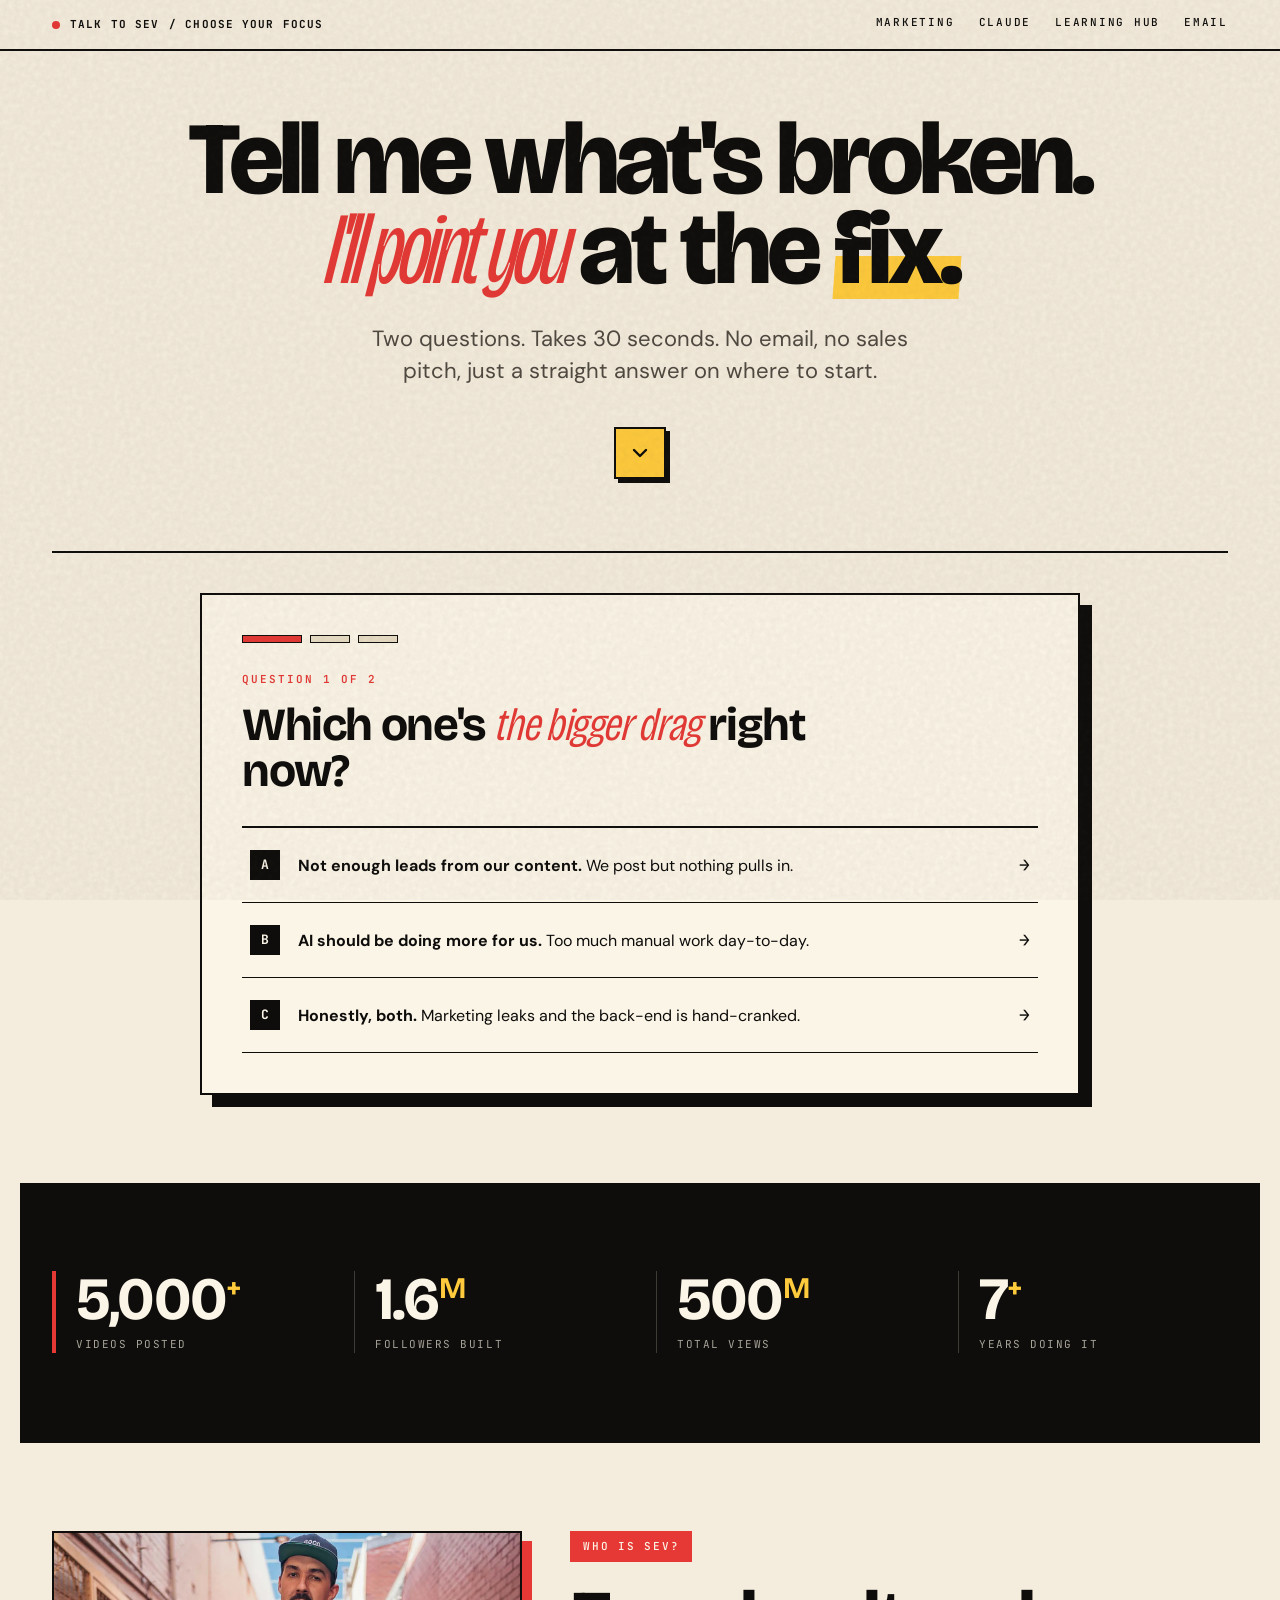
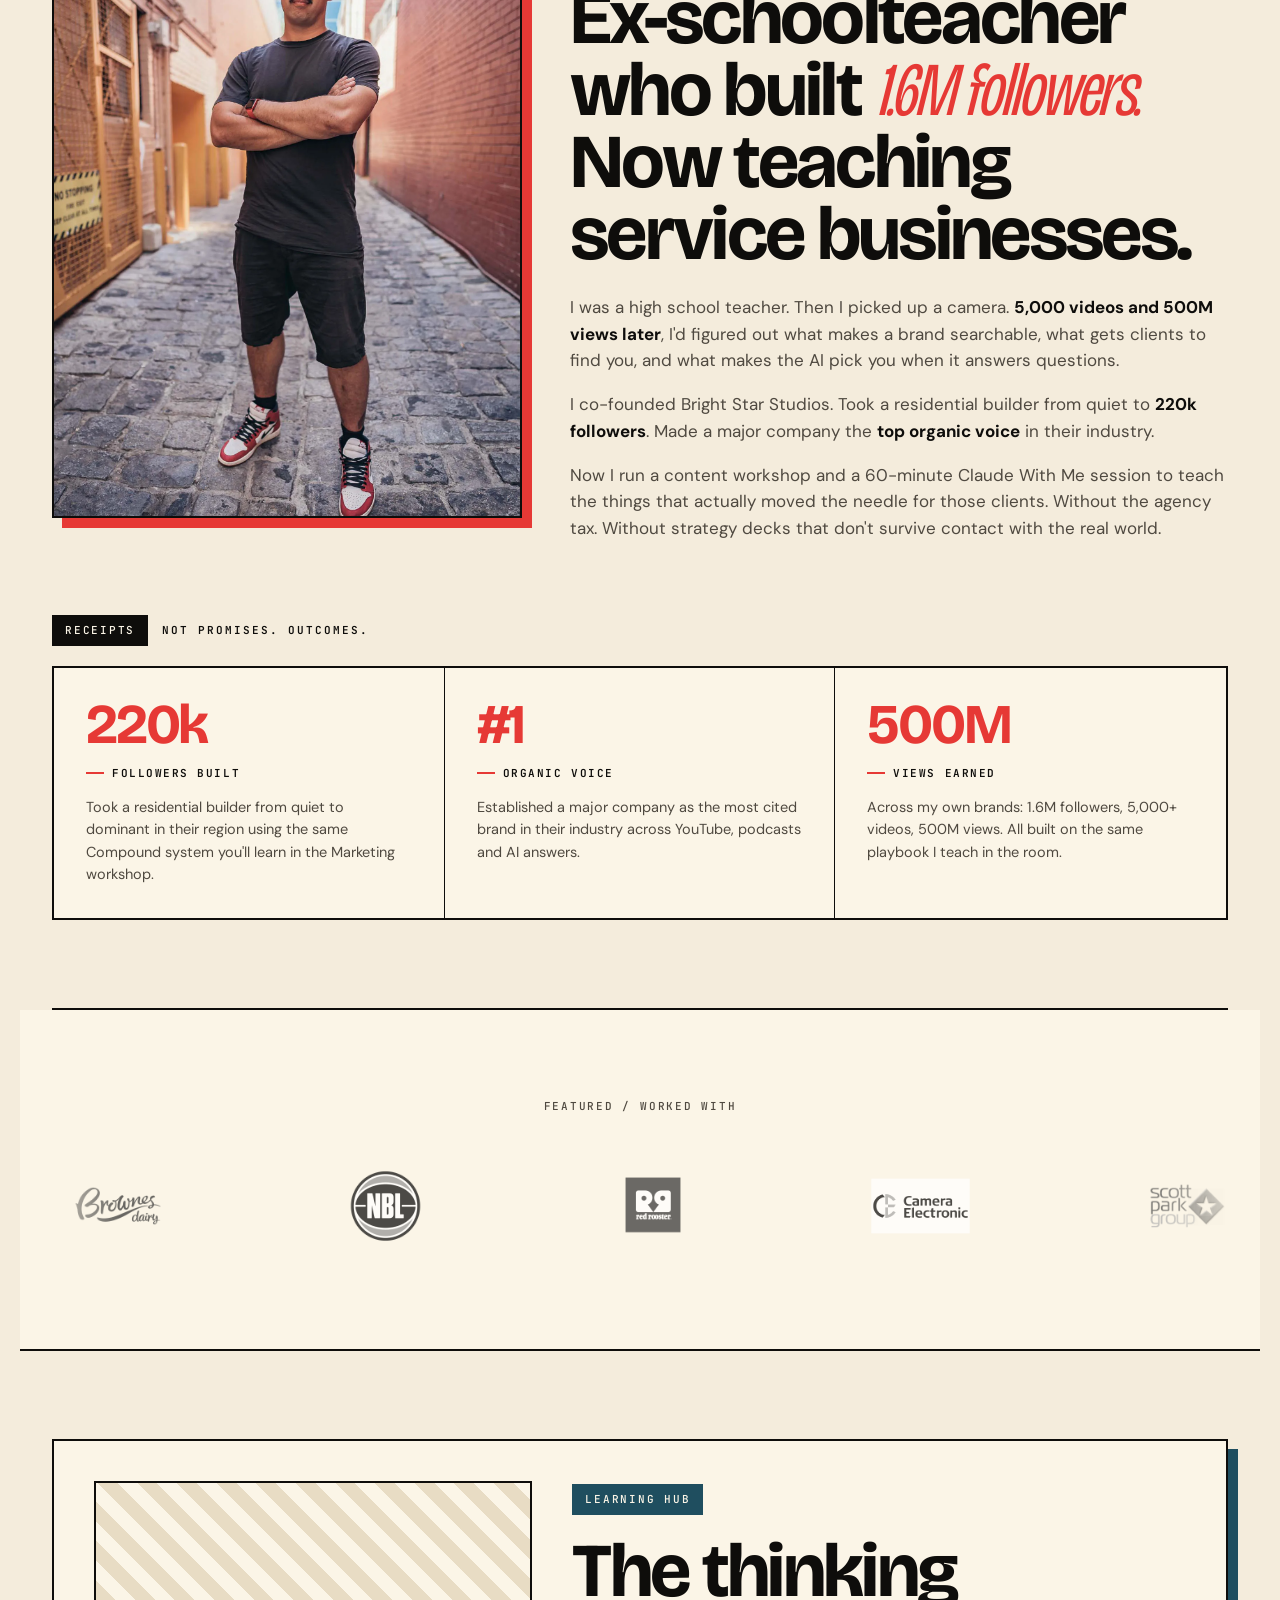
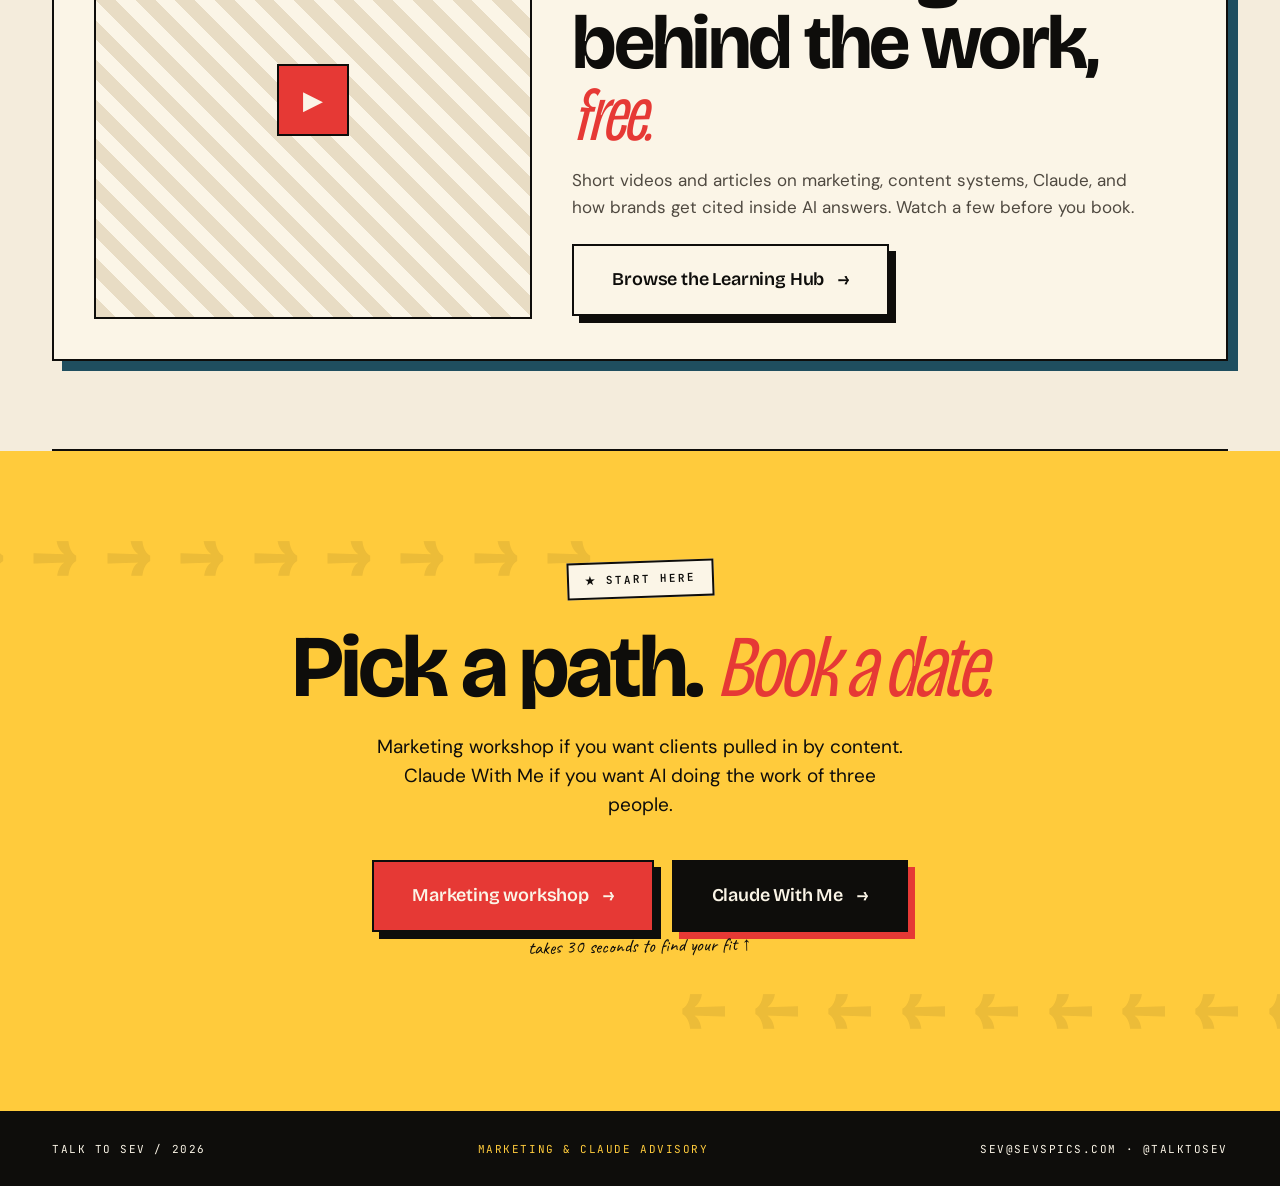
<file: index.html>
<!DOCTYPE html>
<html lang="en">
<head>
  <meta charset="utf-8">
  <meta name="viewport" content="width=device-width, initial-scale=1">
  <title>Talk To Sev / Marketing & Claude advisory for service businesses</title>
  <meta name="description" content="Two ways in: get your service business making more money or running 3x more efficiently with AI. Sev Mozhaev. 1.6M followers, 500M views, 7+ years building brands that get found.">

  <link rel="icon" type="image/svg+xml" href="/favicon.svg">
  <link rel="icon" type="image/png" sizes="32x32" href="/favicon-32.png">
  <link rel="apple-touch-icon" href="/apple-touch-icon.png">

  <meta property="og:title" content="Talk To Sev / Marketing & Claude advisory">
  <meta property="og:description" content="Two ways in. More money, or more efficient. Sev Mozhaev teaches service businesses how to do both.">
  <meta property="og:image" content="https://talktosev.com/og-image.png">
  <meta property="og:image:width" content="1200">
  <meta property="og:image:height" content="630">
  <meta property="og:url" content="https://talktosev.com/">
  <meta property="og:type" content="website">
  <meta name="twitter:card" content="summary_large_image">
  <meta name="twitter:title" content="Talk To Sev / Marketing & Claude advisory">
  <meta name="twitter:description" content="Two ways in. More money, or more efficient.">
  <meta name="twitter:image" content="https://talktosev.com/og-image.png">

  <link rel="preconnect" href="https://fonts.googleapis.com">
  <link rel="preconnect" href="https://fonts.gstatic.com" crossorigin>
  <link href="https://fonts.googleapis.com/css2?family=Bricolage+Grotesque:opsz,wght@12..96,200..800&family=DM+Sans:ital,opsz,wght@0,9..40,300..800;1,9..40,400&family=Caveat:wght@400;700&family=JetBrains+Mono:wght@400;500;700&display=swap" rel="stylesheet">

  <link rel="stylesheet" href="assets/css/styles.css">
</head>

<body>
  <div class="grain" aria-hidden="true"></div>

  <div class="topbar">
    <div class="topbar-inner">
      <a class="topbar-brand" href="/"><span class="live-dot"></span>Talk To Sev <span class="topbar-sub">/ Choose your focus</span></a>
      <div class="topbar-links">
        <a href="https://enquire.talktosev.com/apply" target="_blank" rel="noopener">Marketing</a>
        <a href="claude.html">Claude</a>
        <a class="nav-link-aux" href="learning.html">Learning Hub</a>
        <a class="nav-link-aux" href="mailto:sev@sevspics.com">Email</a>
      </div>
    </div>
  </div>

  <div class="container">

    <section class="hero center">
      <h1>Tell me what's broken. <span class="swoop">I'll point you</span> at the <span class="underline">fix.</span></h1>
      <p class="hero-lede">Two questions. Takes 30 seconds. No email, no sales pitch, just a straight answer on where to start.</p>
      <a class="hero-arrow" href="#quiz" aria-label="Start the quiz">
        <svg viewBox="0 0 24 24" aria-hidden="true"><path d="M6 9l6 6 6-6" stroke-linecap="round" stroke-linejoin="round"/></svg>
      </a>
    </section>

    <section style="border-bottom: none; padding-top: 40px;">
      <div class="quiz" id="quiz">
        <span class="quiz-glow" aria-hidden="true"></span>
        <div class="quiz-progress" aria-hidden="true">
          <span class="quiz-dot"></span>
          <span class="quiz-dot"></span>
          <span class="quiz-dot"></span>
        </div>

        <div class="quiz-step is-active" data-step="1">
          <p class="quiz-meta">Question 1 of 2</p>
          <h2 class="quiz-q">Which one's <span class="serif">the bigger drag</span> right now?</h2>
          <div class="quiz-options" role="radiogroup">
            <button class="quiz-option" type="button" data-weight="marketing">
              <span class="quiz-option-tag">A</span>
              <span class="quiz-option-text"><strong>Not enough leads from our content.</strong> We post but nothing pulls in.</span>
              <span class="quiz-option-arrow">→</span>
            </button>
            <button class="quiz-option" type="button" data-weight="claude">
              <span class="quiz-option-tag">B</span>
              <span class="quiz-option-text"><strong>AI should be doing more for us.</strong> Too much manual work day-to-day.</span>
              <span class="quiz-option-arrow">→</span>
            </button>
            <button class="quiz-option" type="button" data-weight="both">
              <span class="quiz-option-tag">C</span>
              <span class="quiz-option-text"><strong>Honestly, both.</strong> Marketing leaks and the back-end is hand-cranked.</span>
              <span class="quiz-option-arrow">→</span>
            </button>
          </div>
        </div>

        <div class="quiz-step" data-step="2">
          <p class="quiz-meta">Question 2 of 2</p>
          <h2 class="quiz-q">How do you <span class="serif">want to fix it?</span></h2>
          <div class="quiz-options" role="radiogroup">
            <button class="quiz-option" type="button" data-weight="marketing">
              <span class="quiz-option-tag">A</span>
              <span class="quiz-option-text"><strong>A full day in the room.</strong> Bring the team, build the system, walk out with it running.</span>
              <span class="quiz-option-arrow">→</span>
            </button>
            <button class="quiz-option" type="button" data-weight="claude">
              <span class="quiz-option-tag">B</span>
              <span class="quiz-option-text"><strong>A focused 60-minute call.</strong> One plan, in writing. I run it from there.</span>
              <span class="quiz-option-arrow">→</span>
            </button>
            <button class="quiz-option" type="button" data-weight="both">
              <span class="quiz-option-tag">C</span>
              <span class="quiz-option-text"><strong>Show me what fits.</strong> I'm flexible. Pick the most sensible move for me.</span>
              <span class="quiz-option-arrow">→</span>
            </button>
          </div>
        </div>

        <div class="quiz-step quiz-result" data-step="3">
          <p class="quiz-meta">Your fit</p>
          <h2 class="quiz-q quiz-result-h"><span class="serif">Start with</span> <span class="quiz-result-name" data-result-name>Claude With Me</span>.</h2>
          <p class="quiz-result-reason" data-result-reason></p>
          <div class="quiz-result-card" data-result-card>
            <span class="quiz-result-price" data-result-price>$385</span>
            <span class="quiz-result-format" data-result-format>60-min 1:1 session</span>
          </div>
          <div class="quiz-result-ctas">
            <a class="btn" data-result-cta href="claude.html">See the offer <span class="arr">→</span></a>
            <a class="quiz-restart-link" data-result-alt href="https://enquire.talktosev.com/apply">Or see the other one</a>
          </div>
          <button class="quiz-restart" type="button" aria-label="Start the quiz over">↺ Start over</button>
        </div>
      </div>
    </section>

    <div style="margin: 0 -32px;">
      <section class="stats" style="margin: 0;">
        <div class="container">
          <div class="stats-grid">
            <div class="stat">
              <div class="stat-num">5,000<span class="small">+</span></div>
              <div class="stat-label">Videos posted</div>
            </div>
            <div class="stat">
              <div class="stat-num">1.6<span class="small">M</span></div>
              <div class="stat-label">Followers built</div>
            </div>
            <div class="stat">
              <div class="stat-num">500<span class="small">M</span></div>
              <div class="stat-label">Total views</div>
            </div>
            <div class="stat">
              <div class="stat-num">7<span class="small">+</span></div>
              <div class="stat-label">Years doing it</div>
            </div>
          </div>
        </div>
      </section>
    </div>

    <section>
      <div class="who-grid">
        <img class="who-photo" src="assets/img/sev-portrait.webp" alt="Sev Mozhaev" loading="lazy">
        <div class="who-text">
          <div class="eyebrow"><span class="chip chip-red">Who is Sev?</span></div>
          <h2>Ex-schoolteacher who built <span class="swoop">1.6M followers.</span> Now teaching service businesses.</h2>
          <p>I was a high school teacher. Then I picked up a camera. <strong>5,000 videos and 500M views later</strong>, I'd figured out what makes a brand searchable, what gets clients to find you, and what makes the AI pick you when it answers questions.</p>
          <p>I co-founded Bright Star Studios. Took a residential builder from quiet to <strong>220k followers</strong>. Made a major company the <strong>top organic voice</strong> in their industry.</p>
          <p>Now I run a content workshop and a 60-minute Claude With Me session to teach the things that actually moved the needle for those clients. Without the agency tax. Without strategy decks that don't survive contact with the real world.</p>
        </div>
      </div>

      <div style="margin-top: 56px;">
        <div class="eyebrow"><span class="chip">Receipts</span><span>Not promises. Outcomes.</span></div>
        <div class="receipts-grid">
          <div class="receipt">
            <p class="receipt-num">220<em>k</em></p>
            <p class="receipt-label">Followers built</p>
            <p class="receipt-body">Took a residential builder from quiet to dominant in their region using the same Compound system you'll learn in the Marketing workshop.</p>
          </div>
          <div class="receipt">
            <p class="receipt-num">#1</p>
            <p class="receipt-label">Organic voice</p>
            <p class="receipt-body">Established a major company as the most cited brand in their industry across YouTube, podcasts and AI answers.</p>
          </div>
          <div class="receipt">
            <p class="receipt-num">500<em>M</em></p>
            <p class="receipt-label">Views earned</p>
            <p class="receipt-body">Across my own brands: 1.6M followers, 5,000+ videos, 500M views. All built on the same playbook I teach in the room.</p>
          </div>
        </div>
      </div>
    </section>

    <div style="margin: 0 -32px;">
      <section class="logos" style="margin: 0;">
        <div class="container logos-head">
          <p class="mono">Featured / Worked with</p>
        </div>
        <div class="marquee">
          <div class="marquee-track">
            <div class="marquee-item"><img src="assets/img/logos/2.png" alt=""></div>
            <div class="marquee-item"><img src="assets/img/logos/3.png" alt=""></div>
            <div class="marquee-item"><img src="assets/img/logos/5.png" alt=""></div>
            <div class="marquee-item"><img src="assets/img/logos/6.png" alt=""></div>
            <div class="marquee-item"><img src="assets/img/logos/7.png" alt=""></div>
            <div class="marquee-item"><img src="assets/img/logos/8.png" alt=""></div>
            <div class="marquee-item"><img src="assets/img/logos/9.png" alt=""></div>
            <div class="marquee-item"><img src="assets/img/logos/10.png" alt=""></div>
            <div class="marquee-item"><img src="assets/img/logos/11.png" alt=""></div>
            <div class="marquee-item"><img src="assets/img/logos/12.png" alt=""></div>
            <div class="marquee-item" aria-hidden="true"><img src="assets/img/logos/2.png" alt=""></div>
            <div class="marquee-item" aria-hidden="true"><img src="assets/img/logos/3.png" alt=""></div>
            <div class="marquee-item" aria-hidden="true"><img src="assets/img/logos/5.png" alt=""></div>
            <div class="marquee-item" aria-hidden="true"><img src="assets/img/logos/6.png" alt=""></div>
            <div class="marquee-item" aria-hidden="true"><img src="assets/img/logos/7.png" alt=""></div>
            <div class="marquee-item" aria-hidden="true"><img src="assets/img/logos/8.png" alt=""></div>
            <div class="marquee-item" aria-hidden="true"><img src="assets/img/logos/9.png" alt=""></div>
            <div class="marquee-item" aria-hidden="true"><img src="assets/img/logos/10.png" alt=""></div>
            <div class="marquee-item" aria-hidden="true"><img src="assets/img/logos/11.png" alt=""></div>
            <div class="marquee-item" aria-hidden="true"><img src="assets/img/logos/12.png" alt=""></div>
          </div>
        </div>
      </section>
    </div>

    <section>
      <div class="lhub-card">
        <div class="lhub-visual"><div class="play">▶</div></div>
        <div>
          <div class="eyebrow"><span class="chip chip-blue">Learning Hub</span></div>
          <h2>The thinking behind the work, <span class="swoop">free.</span></h2>
          <p>Short videos and articles on marketing, content systems, Claude, and how brands get cited inside AI answers. Watch a few before you book.</p>
          <a class="btn btn-ghost" href="learning.html">Browse the Learning Hub <span class="arr">→</span></a>
        </div>
      </div>
    </section>

  </div>

  <section class="cta-section">
    <div class="cta-inner">
      <span class="cta-stamp">★ Start here</span>
      <h2>Pick a path. <em>Book a date.</em></h2>
      <p>Marketing workshop if you want clients pulled in by content. Claude With Me if you want AI doing the work of three people.</p>
      <div class="cta-ctas">
        <a class="btn btn-red" href="https://enquire.talktosev.com/apply" target="_blank" rel="noopener">Marketing workshop <span class="arr">→</span></a>
        <a class="btn" href="claude.html">Claude With Me <span class="arr">→</span></a>
      </div>
      <p class="cta-footnote">takes 30 seconds to find your fit ↑</p>
    </div>
  </section>

  <footer class="footer">
    <div class="footer-inner">
      <span>Talk To Sev / 2026</span>
      <span class="footer-tag">Marketing &amp; Claude advisory</span>
      <span>
        <a href="mailto:sev@sevspics.com">sev@sevspics.com</a> ·
        <a href="https://instagram.com/talktosev">@talktosev</a>
      </span>
    </div>
  </footer>

  <script>
    (function () {
      var quiz = document.getElementById('quiz');
      if (!quiz) return;
      var dots = quiz.querySelectorAll('.quiz-progress .quiz-dot');
      var steps = quiz.querySelectorAll('.quiz-step');
      var scores = { marketing: 0, claude: 0 };

      function setStep(n) {
        steps.forEach(function (s) {
          s.classList.toggle('is-active', s.dataset.step === String(n));
        });
        dots.forEach(function (d, i) {
          d.classList.remove('is-active', 'is-done');
          if (i + 1 < n) d.classList.add('is-done');
          else if (i + 1 === n) d.classList.add('is-active');
        });
      }

      function reset() {
        scores.marketing = 0;
        scores.claude = 0;
        setStep(1);
      }

      var APPLY_URL = 'https://enquire.talktosev.com/apply';
      var results = {
        marketing: {
          name: 'the Marketing Workshop',
          colorClass: '',
          reason: "Marketing's the bigger drag and you want to fix it properly with the team. The full day is built for exactly that: camera confidence, hooks, The Compound, and a 90-day plan you'll actually run.",
          hidePriceCard: true,
          cta: { label: 'Apply for the workshop', href: APPLY_URL, external: true },
          alt: { label: 'Or try Claude With Me first', href: 'claude.html' },
        },
        claude: {
          name: 'Claude With Me',
          colorClass: 'cool',
          reason: "AI is the bigger leverage and you want a focused conversation, not a multi-day commitment. 60 minutes, a tailored plan in your inbox the next day, then you run it.",
          price: '$385',
          format: '60-min 1:1 session',
          cta: { label: 'See Claude With Me', href: 'claude.html' },
          alt: { label: 'Or apply for the Marketing workshop', href: APPLY_URL, external: true },
        },
        both: {
          name: 'Claude With Me',
          colorClass: 'cool',
          reason: "Both fronts are leaking. When that happens, Claude With Me first is the play. Fastest payback, lowest friction, and the AI usually frees up the time you need to do the marketing right.",
          price: '$385',
          format: '60-min 1:1 session',
          cta: { label: 'Start with Claude With Me', href: 'claude.html' },
          alt: { label: 'Or apply for the Marketing workshop', href: APPLY_URL, external: true },
        },
      };

      function applyLink(el, link) {
        el.setAttribute('href', link.href);
        if (link.external) {
          el.setAttribute('target', '_blank');
          el.setAttribute('rel', 'noopener');
        } else {
          el.removeAttribute('target');
          el.removeAttribute('rel');
        }
      }

      function reveal() {
        var key;
        if (scores.marketing > scores.claude) key = 'marketing';
        else if (scores.claude > scores.marketing) key = 'claude';
        else key = 'both';
        var r = results[key];

        var name = quiz.querySelector('[data-result-name]');
        name.textContent = r.name;
        name.classList.toggle('cool', r.colorClass === 'cool');

        quiz.querySelector('[data-result-reason]').textContent = r.reason;
        var card = quiz.querySelector('[data-result-card]');
        if (r.hidePriceCard) {
          card.style.display = 'none';
        } else {
          card.style.display = '';
          quiz.querySelector('[data-result-price]').textContent = r.price;
          quiz.querySelector('[data-result-format]').textContent = r.format;
          card.classList.toggle('cool', r.colorClass === 'cool');
        }

        var cta = quiz.querySelector('[data-result-cta]');
        cta.firstChild.textContent = r.cta.label + ' ';
        applyLink(cta, r.cta);

        var alt = quiz.querySelector('[data-result-alt]');
        alt.textContent = r.alt.label;
        applyLink(alt, r.alt);

        setStep(3);
      }

      quiz.addEventListener('click', function (e) {
        var opt = e.target.closest('.quiz-option');
        if (opt) {
          if (opt.classList.contains('is-selected')) return;
          var weight = opt.dataset.weight;
          if (weight === 'marketing') scores.marketing += 1;
          else if (weight === 'claude') scores.claude += 1;
          else if (weight === 'both') { scores.marketing += 0.5; scores.claude += 0.5; }
          opt.classList.add('is-selected');
          var currentStep = Number(opt.closest('.quiz-step').dataset.step);
          setTimeout(function () {
            opt.classList.remove('is-selected');
            if (currentStep === 1) setStep(2);
            else reveal();
          }, 240);
          return;
        }
        if (e.target.closest('.quiz-restart')) reset();
      });

      setStep(1);
    })();
  </script>
</body>
</html>
</file>
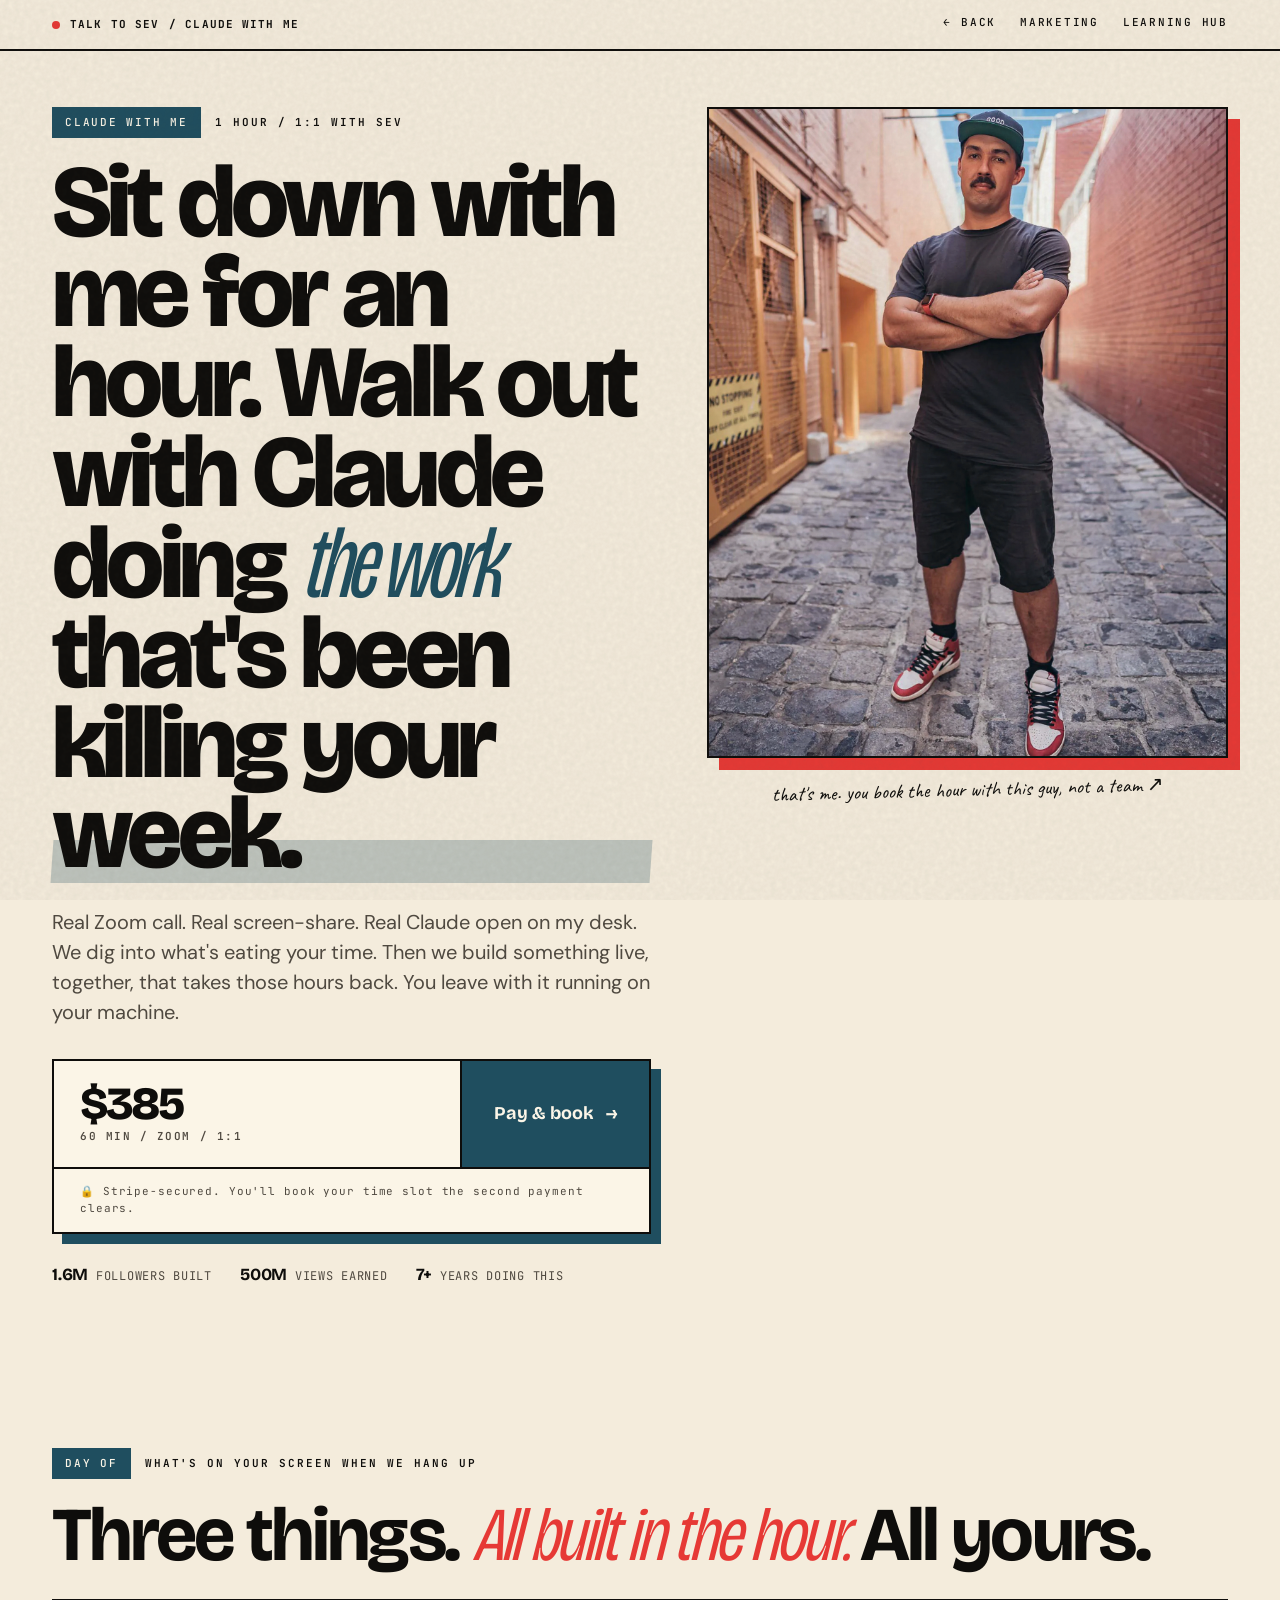
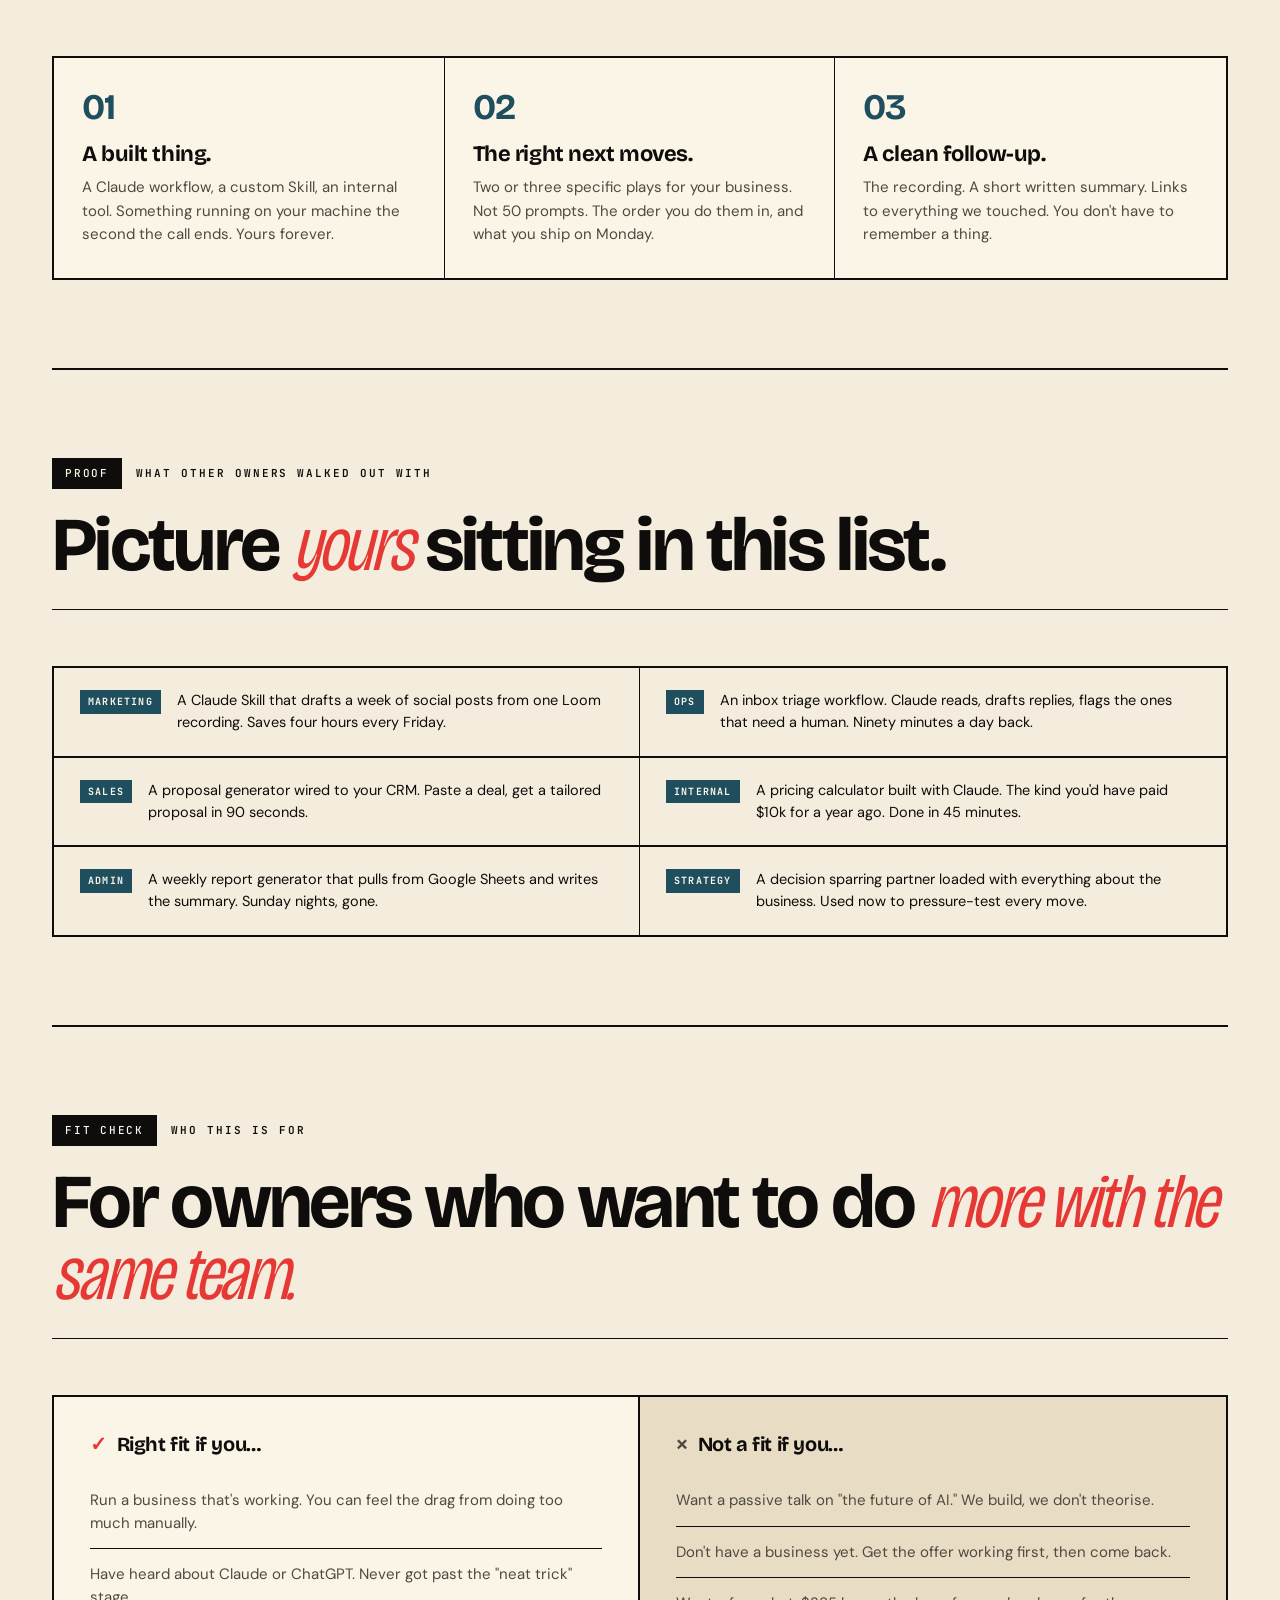
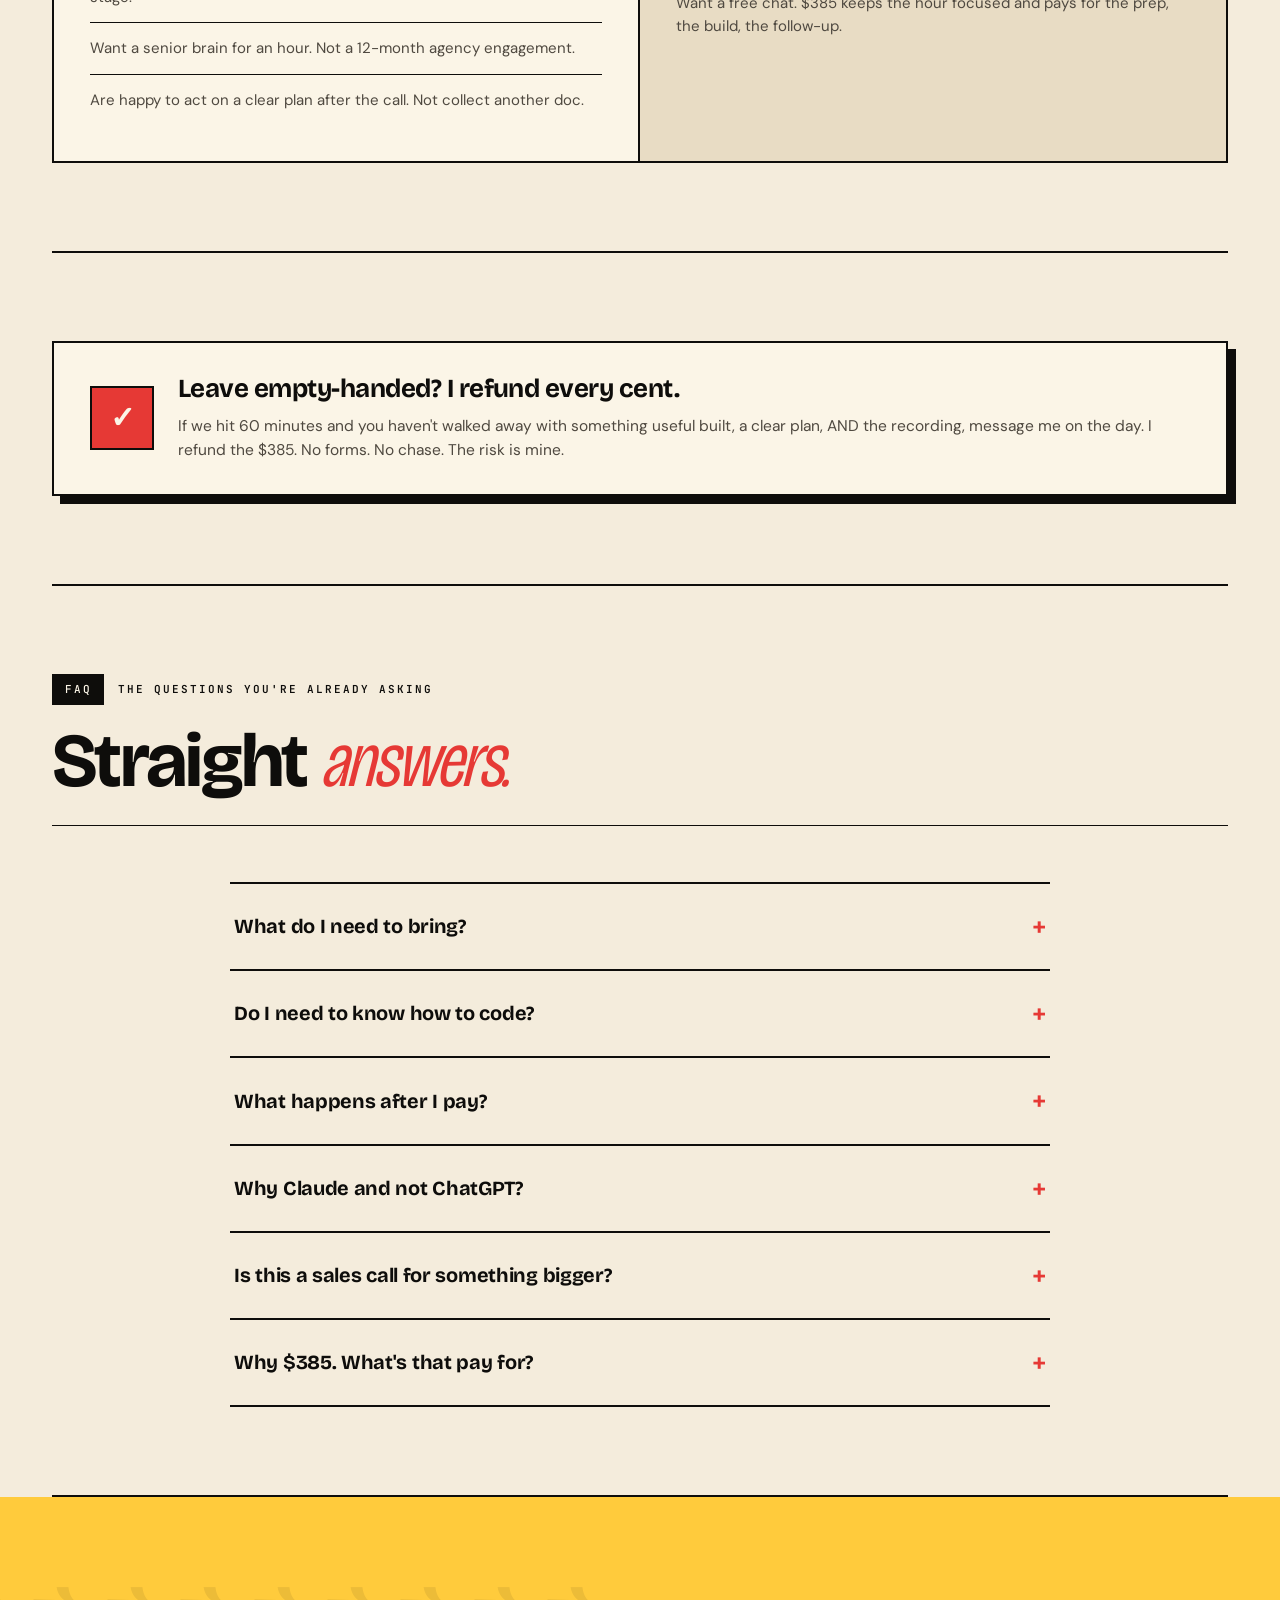
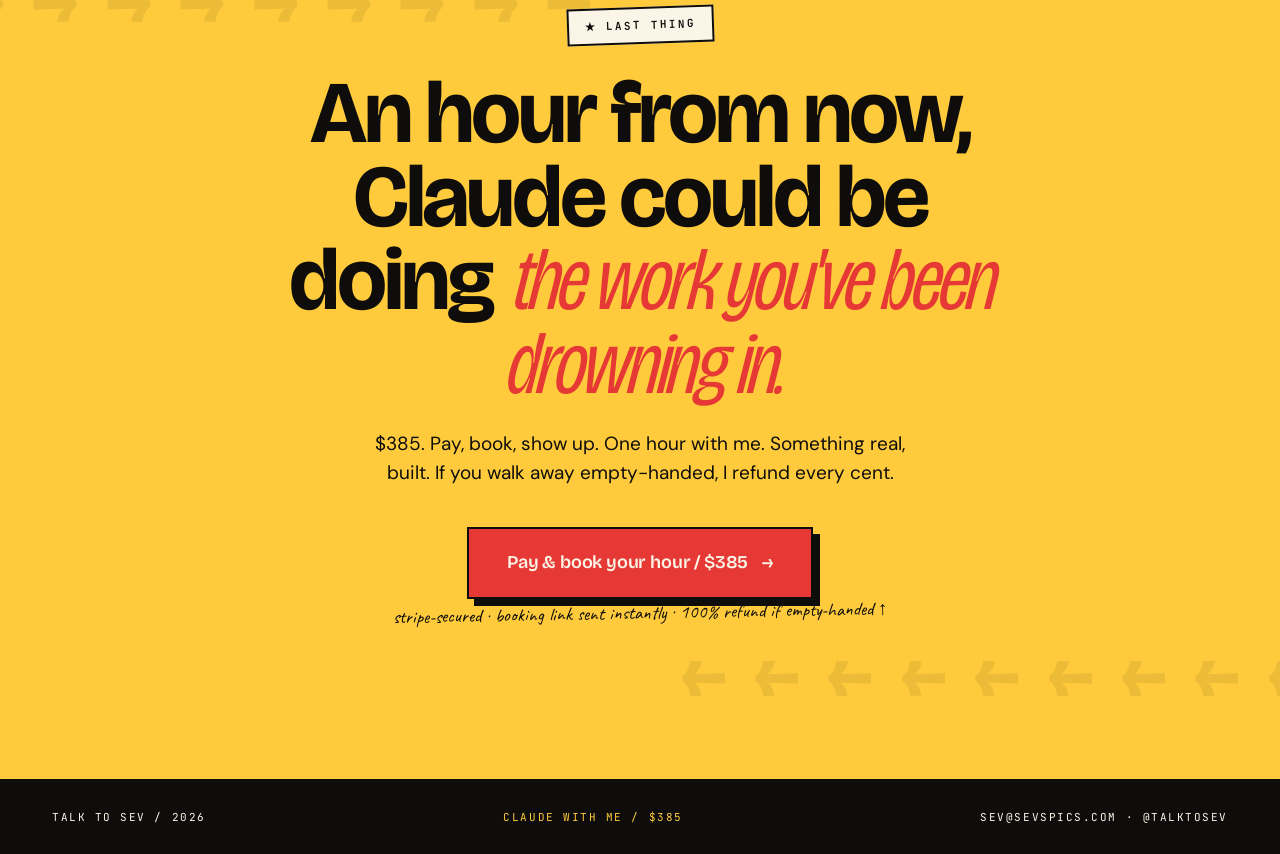
<file: claude.html>
<!DOCTYPE html>
<html lang="en">
<head>
  <meta charset="utf-8">
  <meta name="viewport" content="width=device-width, initial-scale=1">
  <title>Claude With Me / $385 / 1 hour. Walk out with hours of your week back.</title>
  <meta name="description" content="Pay $385. Sit down with Sev for an hour over Zoom. Walk out with Claude running real work in your business and hours of your week back.">

  <link rel="icon" type="image/svg+xml" href="/favicon.svg">
  <link rel="icon" type="image/png" sizes="32x32" href="/favicon-32.png">
  <link rel="apple-touch-icon" href="/apple-touch-icon.png">

  <meta property="og:title" content="Claude With Me / $385 / 1 hour with Sev">
  <meta property="og:description" content="Sit down with me for an hour. Walk out with Claude doing the work that's been killing your week.">
  <meta property="og:image" content="https://talktosev.com/og-image.png">
  <meta property="og:type" content="website">
  <meta property="og:url" content="https://talktosev.com/claude">
  <meta name="twitter:card" content="summary_large_image">
  <meta name="twitter:image" content="https://talktosev.com/og-image.png">

  <link rel="preconnect" href="https://fonts.googleapis.com">
  <link rel="preconnect" href="https://fonts.gstatic.com" crossorigin>
  <link href="https://fonts.googleapis.com/css2?family=Bricolage+Grotesque:opsz,wght@12..96,200..800&family=DM+Sans:ital,opsz,wght@0,9..40,300..800;1,9..40,400&family=Caveat:wght@400;700&family=JetBrains+Mono:wght@400;500;700&display=swap" rel="stylesheet">

  <link rel="stylesheet" href="assets/css/styles.css">
</head>

<body>
  <div class="grain" aria-hidden="true"></div>

  <div class="topbar">
    <div class="topbar-inner">
      <a class="topbar-brand" href="/"><span class="live-dot"></span>Talk To Sev <span class="topbar-sub">/ Claude With Me</span></a>
      <div class="topbar-links">
        <a href="/">← Back</a>
        <a href="https://enquire.talktosev.com/apply" target="_blank" rel="noopener">Marketing</a>
        <a class="nav-link-aux" href="learning.html">Learning Hub</a>
      </div>
    </div>
  </div>

  <div class="container">

    <section class="cw-hero" style="border-bottom: none;">
      <div class="cw-hero-grid">
        <div>
          <div class="eyebrow"><span class="chip chip-blue">Claude With Me</span><span>1 hour / 1:1 with Sev</span></div>
          <h1>Sit down with me for an hour. Walk out with Claude doing <span class="swoop">the work</span> that's been <span class="underline">killing your week.</span></h1>
          <p class="cw-hero-lede">Real Zoom call. Real screen-share. Real Claude open on my desk. We dig into what's eating your time. Then we build something live, together, that takes those hours back. You leave with it running on your machine.</p>

          <div class="cw-buy">
            <div class="cw-buy-row">
              <div class="cw-buy-price">
                <span class="cw-buy-amount">$385</span>
                <span class="cw-buy-period">60 min / Zoom / 1:1</span>
              </div>
              <!-- TODO: paste the Stripe Payment Link URL into both hrefs once created. Webhooks (receipt + booking link) configured inside Stripe. -->
              <a class="cw-buy-cta" href="#stripe" target="_blank" rel="noopener" data-cw-buy>Pay &amp; book <span class="arr">→</span></a>
            </div>
            <p class="cw-buy-trust">🔒 Stripe-secured. You'll book your time slot the second payment clears.</p>
          </div>

          <ul class="cw-trust-mini">
            <li><strong>1.6M</strong> followers built</li>
            <li><strong>500M</strong> views earned</li>
            <li><strong>7+</strong> years doing this</li>
          </ul>
        </div>

        <div class="cw-hero-photo">
          <img class="cw-photo" src="assets/img/sev-portrait.webp" alt="Sev Mozhaev" loading="lazy">
          <p class="cw-photo-cap">that's me. you book the hour with this guy, not a team ↗</p>
        </div>
      </div>
    </section>

    <section>
      <div class="section-head">
        <div class="eyebrow"><span class="chip chip-blue">Day of</span><span>What's on your screen when we hang up</span></div>
        <h2>Three things. <span class="italic red">All built in the hour.</span> All yours.</h2>
      </div>
      <div class="cw-cards">
        <div class="cw-card">
          <div class="num">01</div>
          <h3>A built thing.</h3>
          <p>A Claude workflow, a custom Skill, an internal tool. Something running on your machine the second the call ends. Yours forever.</p>
        </div>
        <div class="cw-card">
          <div class="num">02</div>
          <h3>The right next moves.</h3>
          <p>Two or three specific plays for your business. Not 50 prompts. The order you do them in, and what you ship on Monday.</p>
        </div>
        <div class="cw-card">
          <div class="num">03</div>
          <h3>A clean follow-up.</h3>
          <p>The recording. A short written summary. Links to everything we touched. You don't have to remember a thing.</p>
        </div>
      </div>
    </section>

    <section>
      <div class="section-head">
        <div class="eyebrow"><span class="chip">Proof</span><span>What other owners walked out with</span></div>
        <h2>Picture <span class="italic red">yours</span> sitting in this list.</h2>
      </div>
      <div class="cw-builds">
        <div class="cw-build"><span class="tag">Marketing</span><span class="txt">A Claude Skill that drafts a week of social posts from one Loom recording. Saves four hours every Friday.</span></div>
        <div class="cw-build"><span class="tag">Ops</span><span class="txt">An inbox triage workflow. Claude reads, drafts replies, flags the ones that need a human. Ninety minutes a day back.</span></div>
        <div class="cw-build"><span class="tag">Sales</span><span class="txt">A proposal generator wired to your CRM. Paste a deal, get a tailored proposal in 90 seconds.</span></div>
        <div class="cw-build"><span class="tag">Internal</span><span class="txt">A pricing calculator built with Claude. The kind you'd have paid $10k for a year ago. Done in 45 minutes.</span></div>
        <div class="cw-build"><span class="tag">Admin</span><span class="txt">A weekly report generator that pulls from Google Sheets and writes the summary. Sunday nights, gone.</span></div>
        <div class="cw-build"><span class="tag">Strategy</span><span class="txt">A decision sparring partner loaded with everything about the business. Used now to pressure-test every move.</span></div>
      </div>
    </section>

    <section>
      <div class="section-head">
        <div class="eyebrow"><span class="chip">Fit check</span><span>Who this is for</span></div>
        <h2>For owners who want to do <span class="italic red">more with the same team.</span></h2>
      </div>
      <div class="fit">
        <div class="fit-col fit-yes">
          <h3>Right fit if you…</h3>
          <ul>
            <li>Run a business that's working. You can feel the drag from doing too much manually.</li>
            <li>Have heard about Claude or ChatGPT. Never got past the "neat trick" stage.</li>
            <li>Want a senior brain for an hour. Not a 12-month agency engagement.</li>
            <li>Are happy to act on a clear plan after the call. Not collect another doc.</li>
          </ul>
        </div>
        <div class="fit-col fit-no">
          <h3>Not a fit if you…</h3>
          <ul>
            <li>Want a passive talk on "the future of AI." We build, we don't theorise.</li>
            <li>Don't have a business yet. Get the offer working first, then come back.</li>
            <li>Want a free chat. $385 keeps the hour focused and pays for the prep, the build, the follow-up.</li>
          </ul>
        </div>
      </div>
    </section>

    <section>
      <div class="cw-guarantee">
        <div class="cw-guarantee-badge">✓</div>
        <div>
          <h3>Leave empty-handed? I refund every cent.</h3>
          <p>If we hit 60 minutes and you haven't walked away with something useful built, a clear plan, AND the recording, message me on the day. I refund the $385. No forms. No chase. The risk is mine.</p>
        </div>
      </div>
    </section>

    <section>
      <div class="section-head">
        <div class="eyebrow"><span class="chip">FAQ</span><span>The questions you're already asking</span></div>
        <h2>Straight <span class="italic red">answers.</span></h2>
      </div>
      <div class="faq">
        <details class="faq-item">
          <summary>What do I need to bring?</summary>
          <div class="faq-item-body">One specific problem in your business that you suspect AI could touch. Operations, marketing, admin, sales, customer support. The more specific, the more useful the hour. We'll spend the first 10 minutes pulling it apart together.</div>
        </details>
        <details class="faq-item">
          <summary>Do I need to know how to code?</summary>
          <div class="faq-item-body">No. The whole point is Claude does the coding for you. If you can describe what you want in plain English, we can build it. I'll drive the keyboard. You'll tell me what good looks like.</div>
        </details>
        <details class="faq-item">
          <summary>What happens after I pay?</summary>
          <div class="faq-item-body">Stripe sends you a receipt and a link to book your time. Pick a slot that works, drop a quick note about the problem you want to tackle, and I show up loaded with context. Pay. Book. Build. That's the whole flow.</div>
        </details>
        <details class="faq-item">
          <summary>Why Claude and not ChatGPT?</summary>
          <div class="faq-item-body">Both work. Claude happens to be the best general-purpose model for real business workflows. Long context, careful reasoning, fewer hallucinations on actual work. We'll use whatever fits your job, but Claude is the daily driver.</div>
        </details>
        <details class="faq-item">
          <summary>Is this a sales call for something bigger?</summary>
          <div class="faq-item-body">No. You get the advice, the built thing, the recording. If a follow-on engagement makes sense at the end, we talk about it. If not, we don't. Most clients run with what we build and message me a week later with their wins.</div>
        </details>
        <details class="faq-item">
          <summary>Why $385. What's that pay for?</summary>
          <div class="faq-item-body">My prep before the call (I look at your business properly), the hour itself, building the artifact live with you, and the follow-up. It's priced to filter out tyre-kickers and reward the people who actually want to use the hour.</div>
        </details>
      </div>
    </section>

  </div>

  <section class="cta-section">
    <div class="cta-inner">
      <span class="cta-stamp">★ Last thing</span>
      <h2>An hour from now, Claude could be doing <em>the work you've been drowning in.</em></h2>
      <p>$385. Pay, book, show up. One hour with me. Something real, built. If you walk away empty-handed, I refund every cent.</p>
      <div class="cta-ctas">
        <!-- TODO: paste the Stripe Payment Link URL here too. -->
        <a class="btn btn-red" href="#stripe" target="_blank" rel="noopener" data-cw-buy>Pay &amp; book your hour / $385 <span class="arr">→</span></a>
      </div>
      <p class="cta-footnote">stripe-secured · booking link sent instantly · 100% refund if empty-handed ↑</p>
    </div>
  </section>

  <footer class="footer">
    <div class="footer-inner">
      <span>Talk To Sev / 2026</span>
      <span class="footer-tag">Claude With Me / $385</span>
      <span>
        <a href="mailto:sev@sevspics.com">sev@sevspics.com</a> ·
        <a href="https://instagram.com/talktosev">@talktosev</a>
      </span>
    </div>
  </footer>

</body>
</html>
</file>
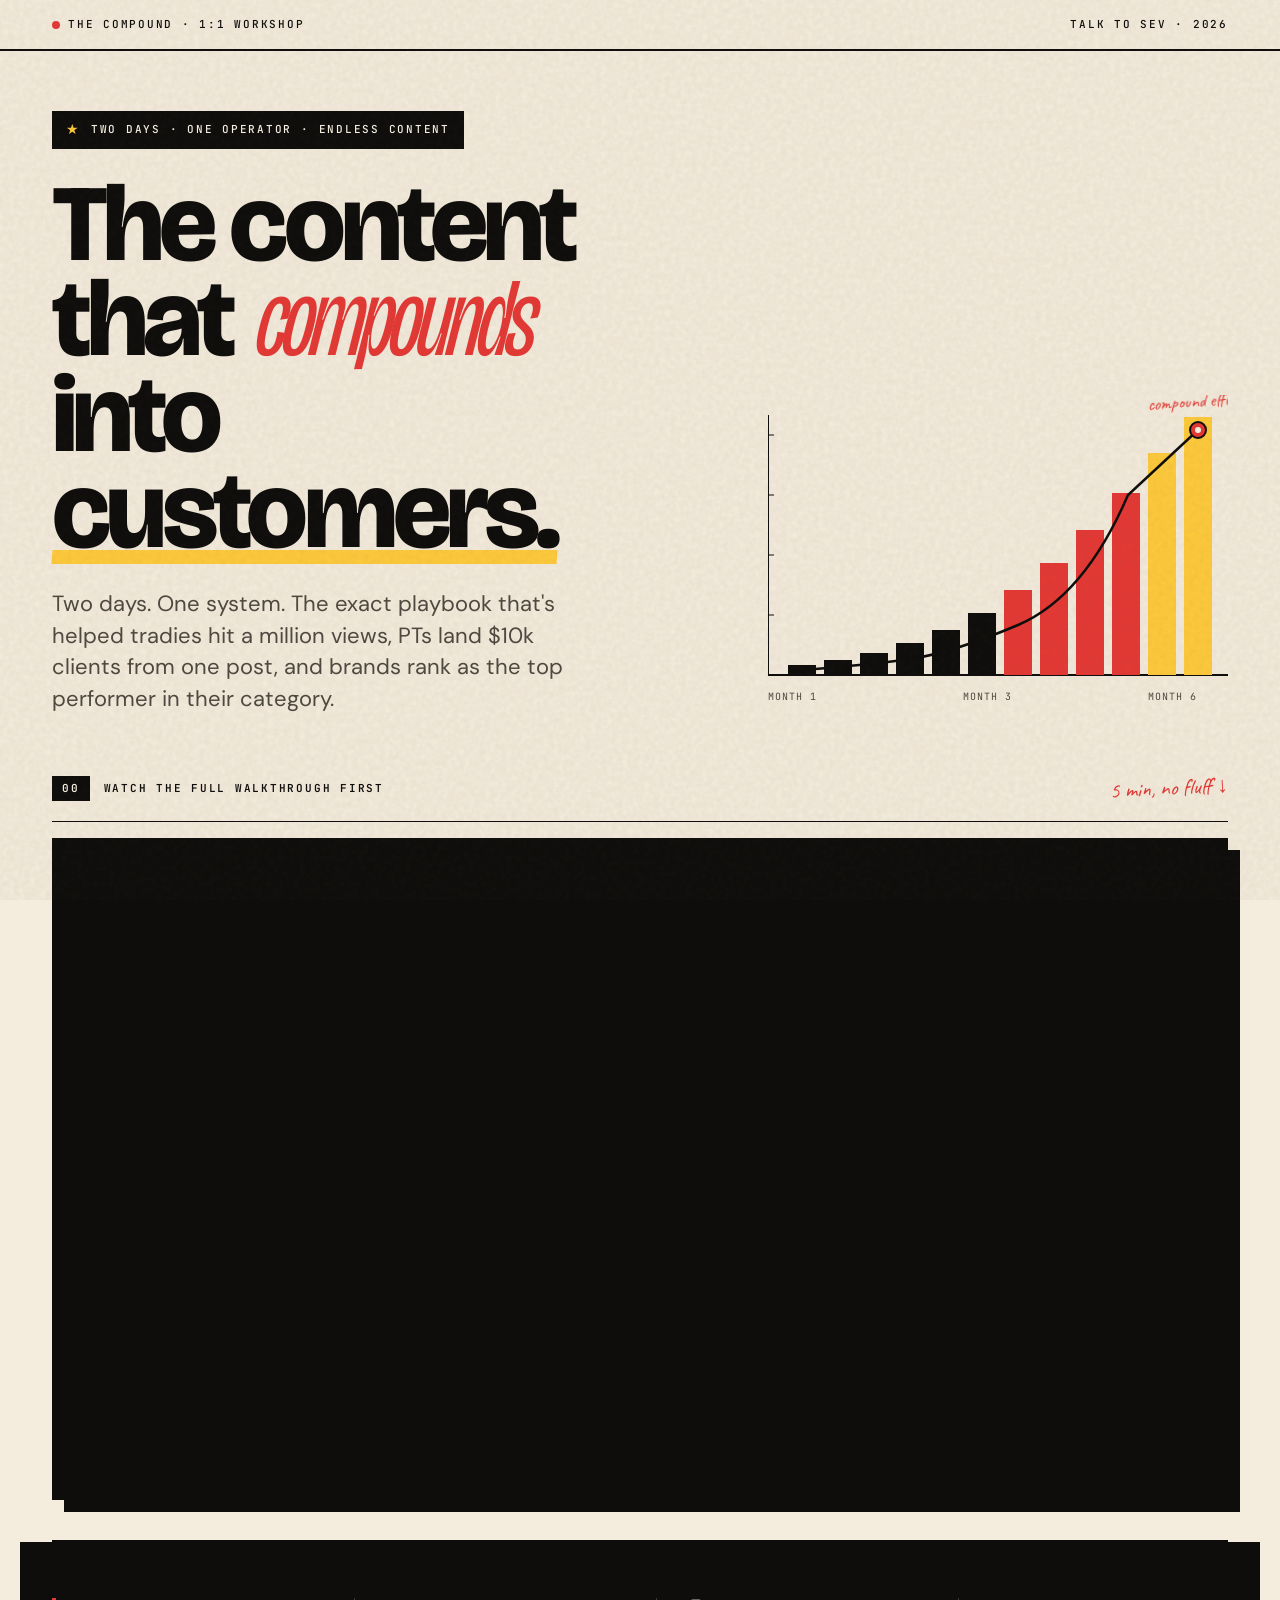
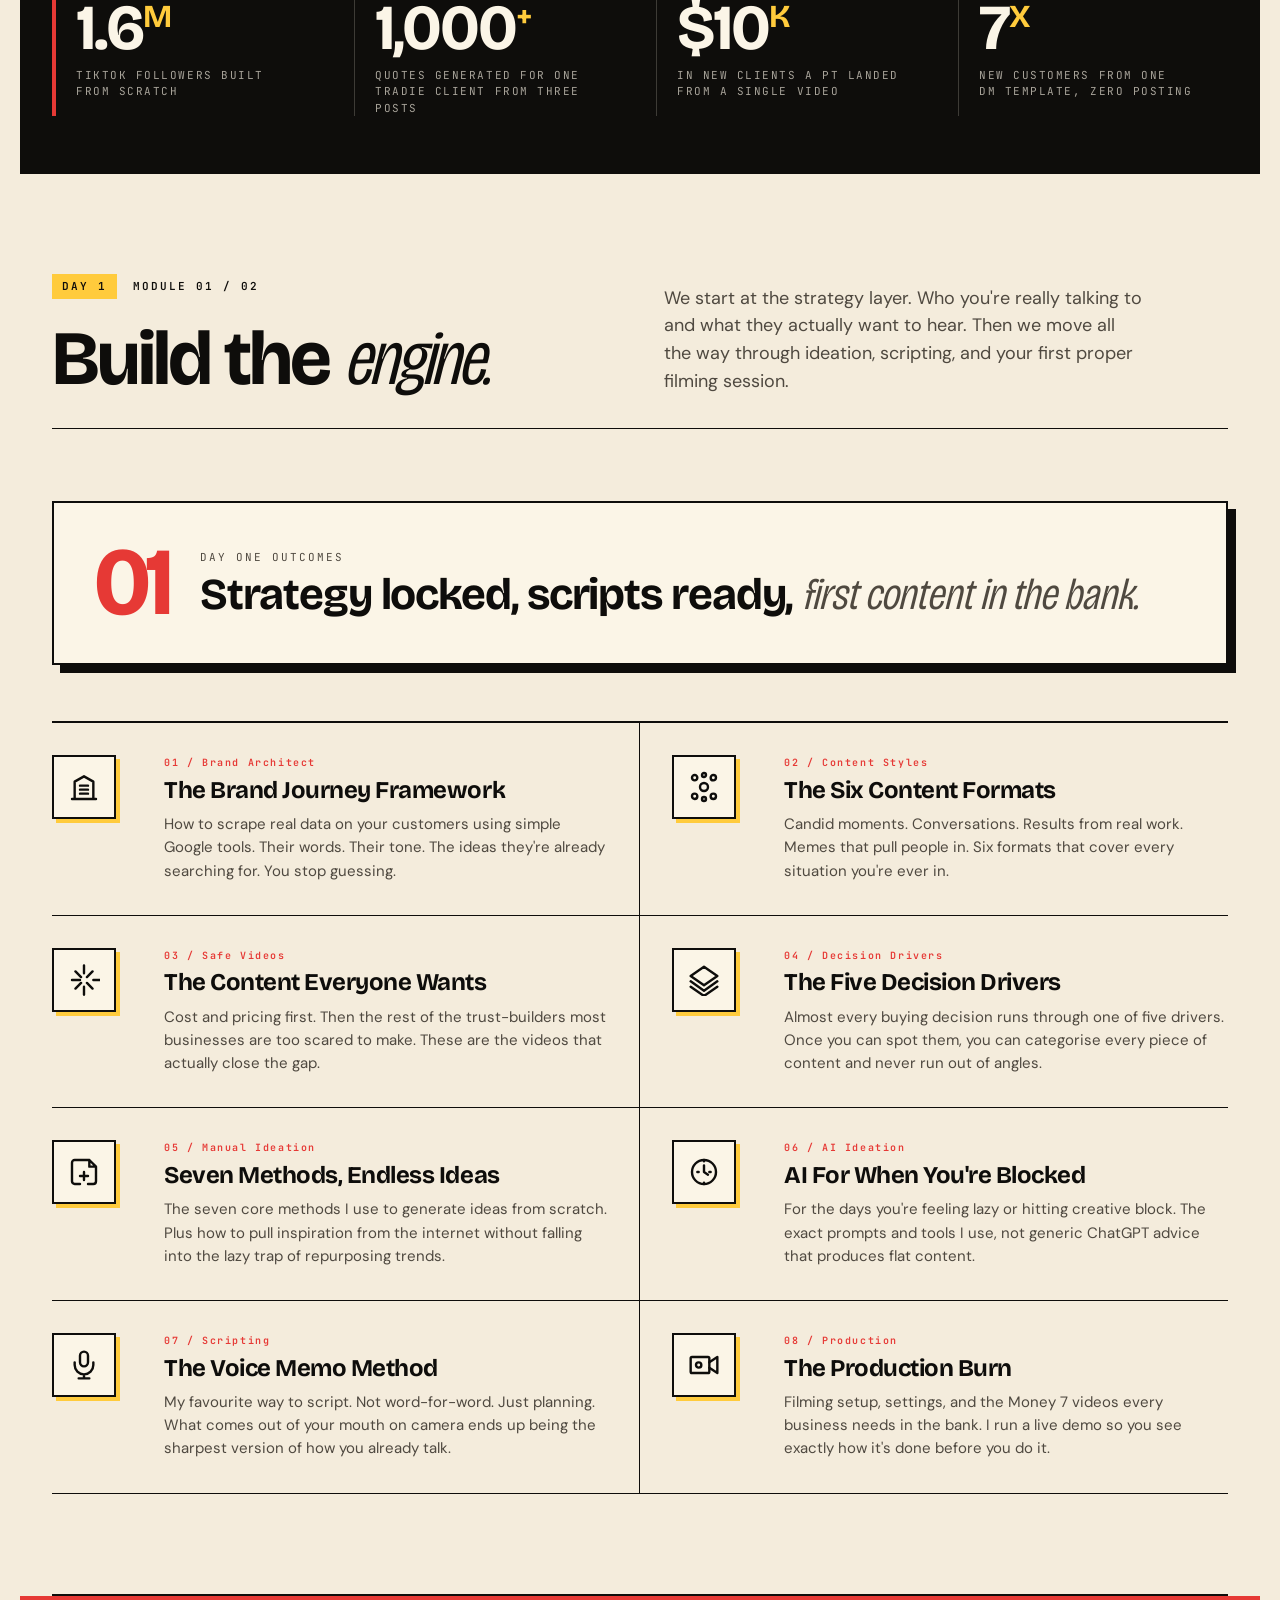
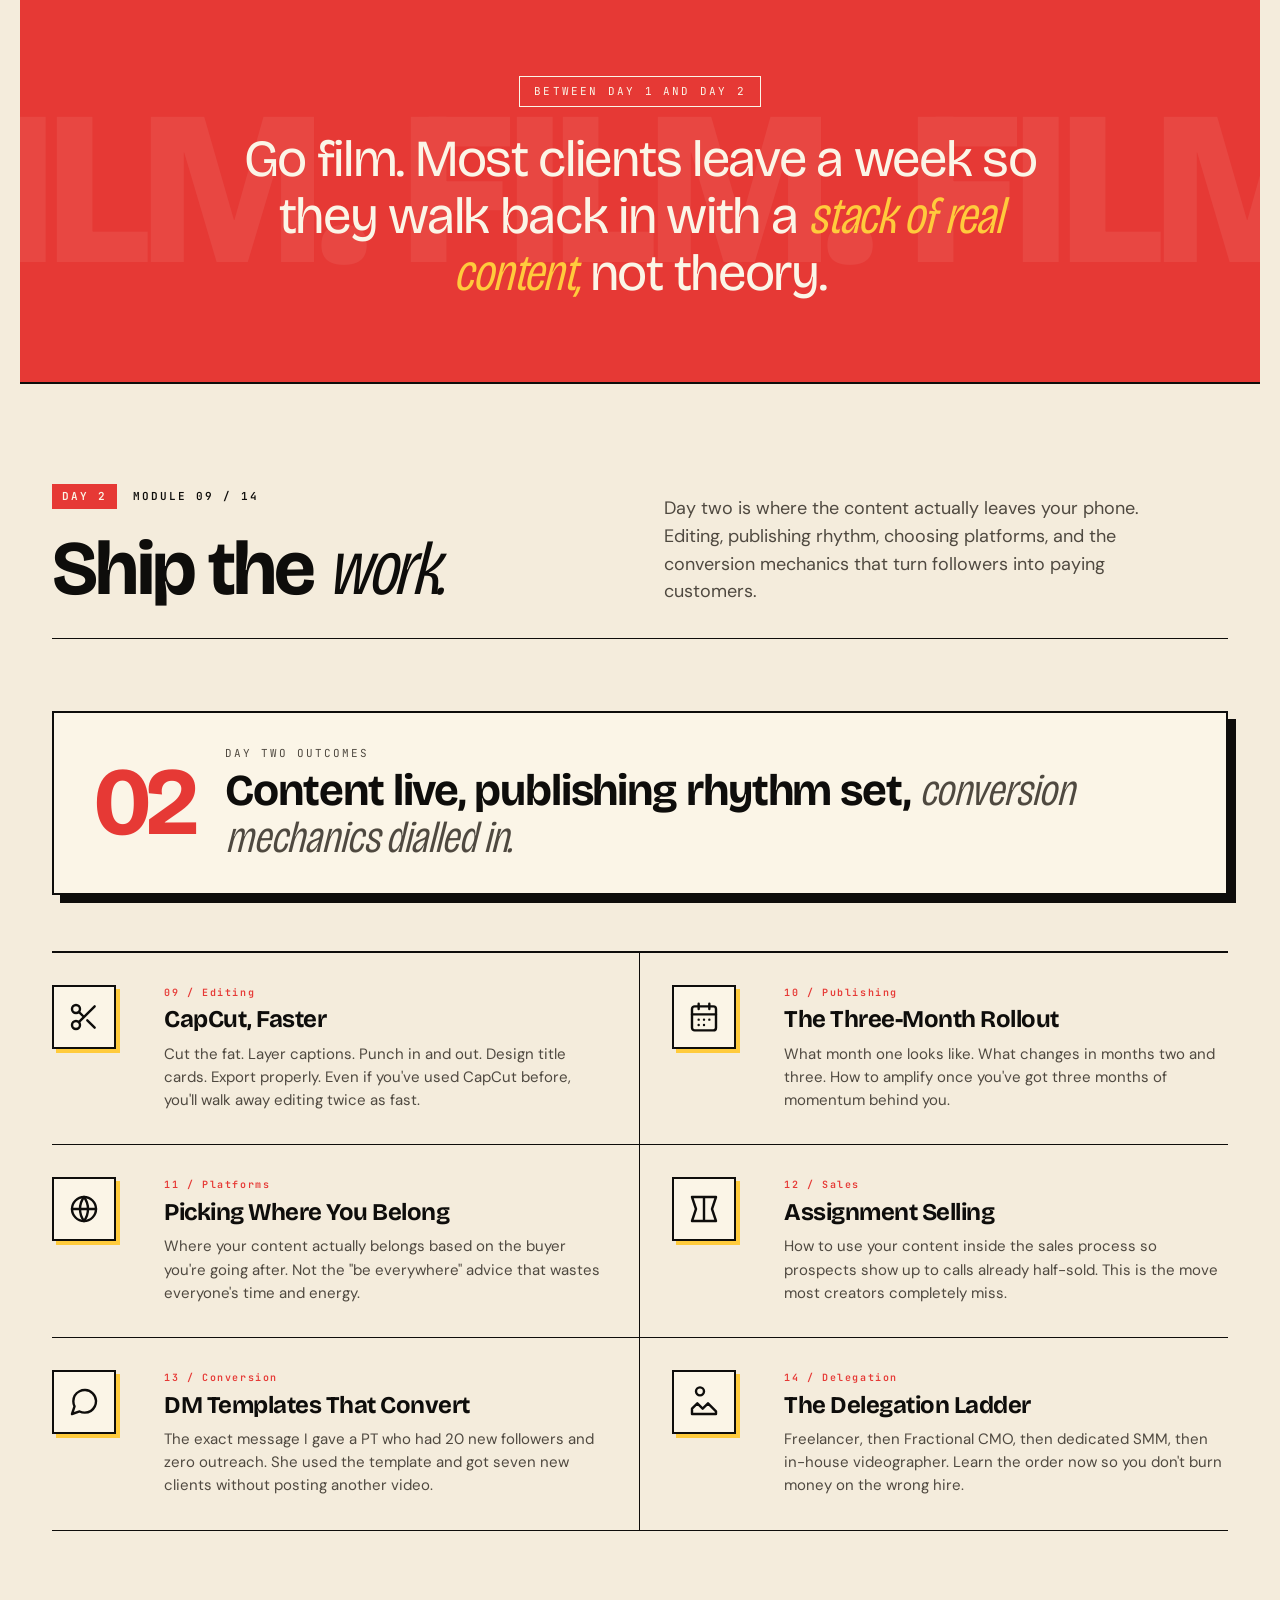
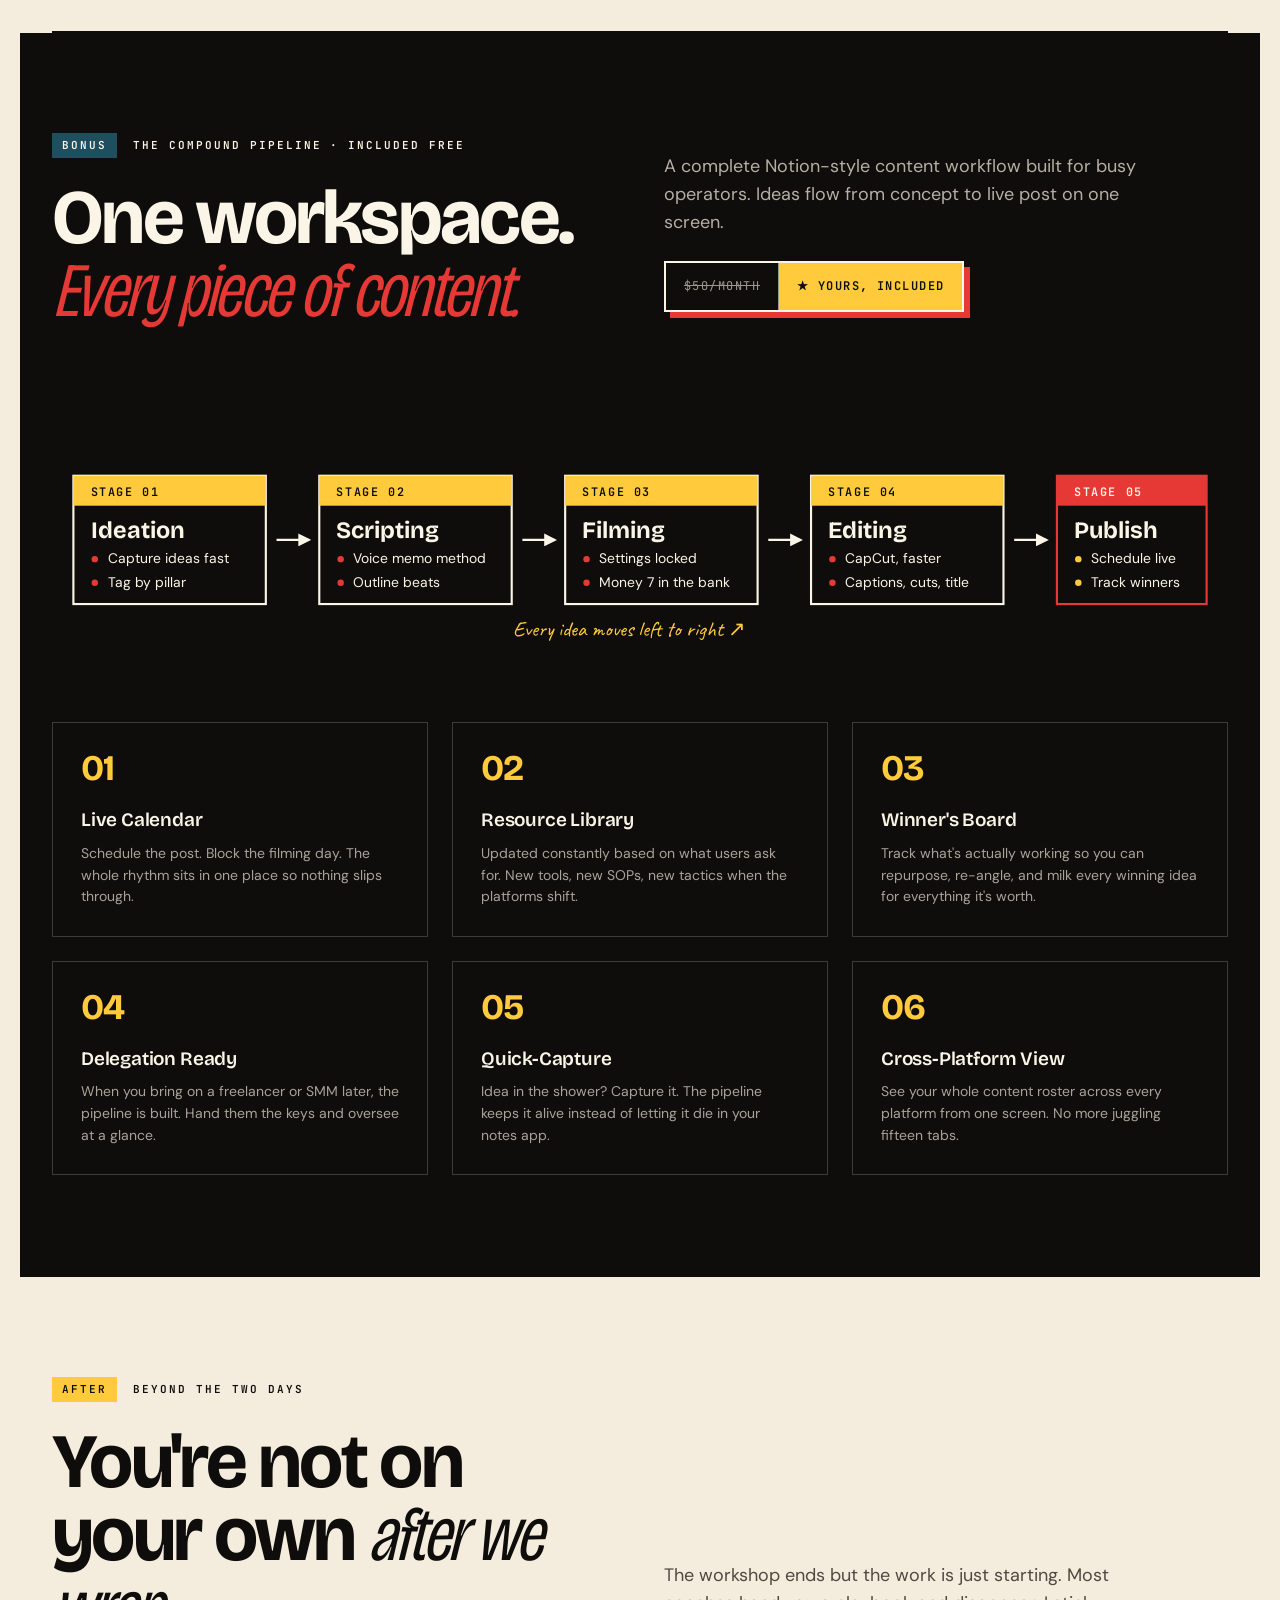
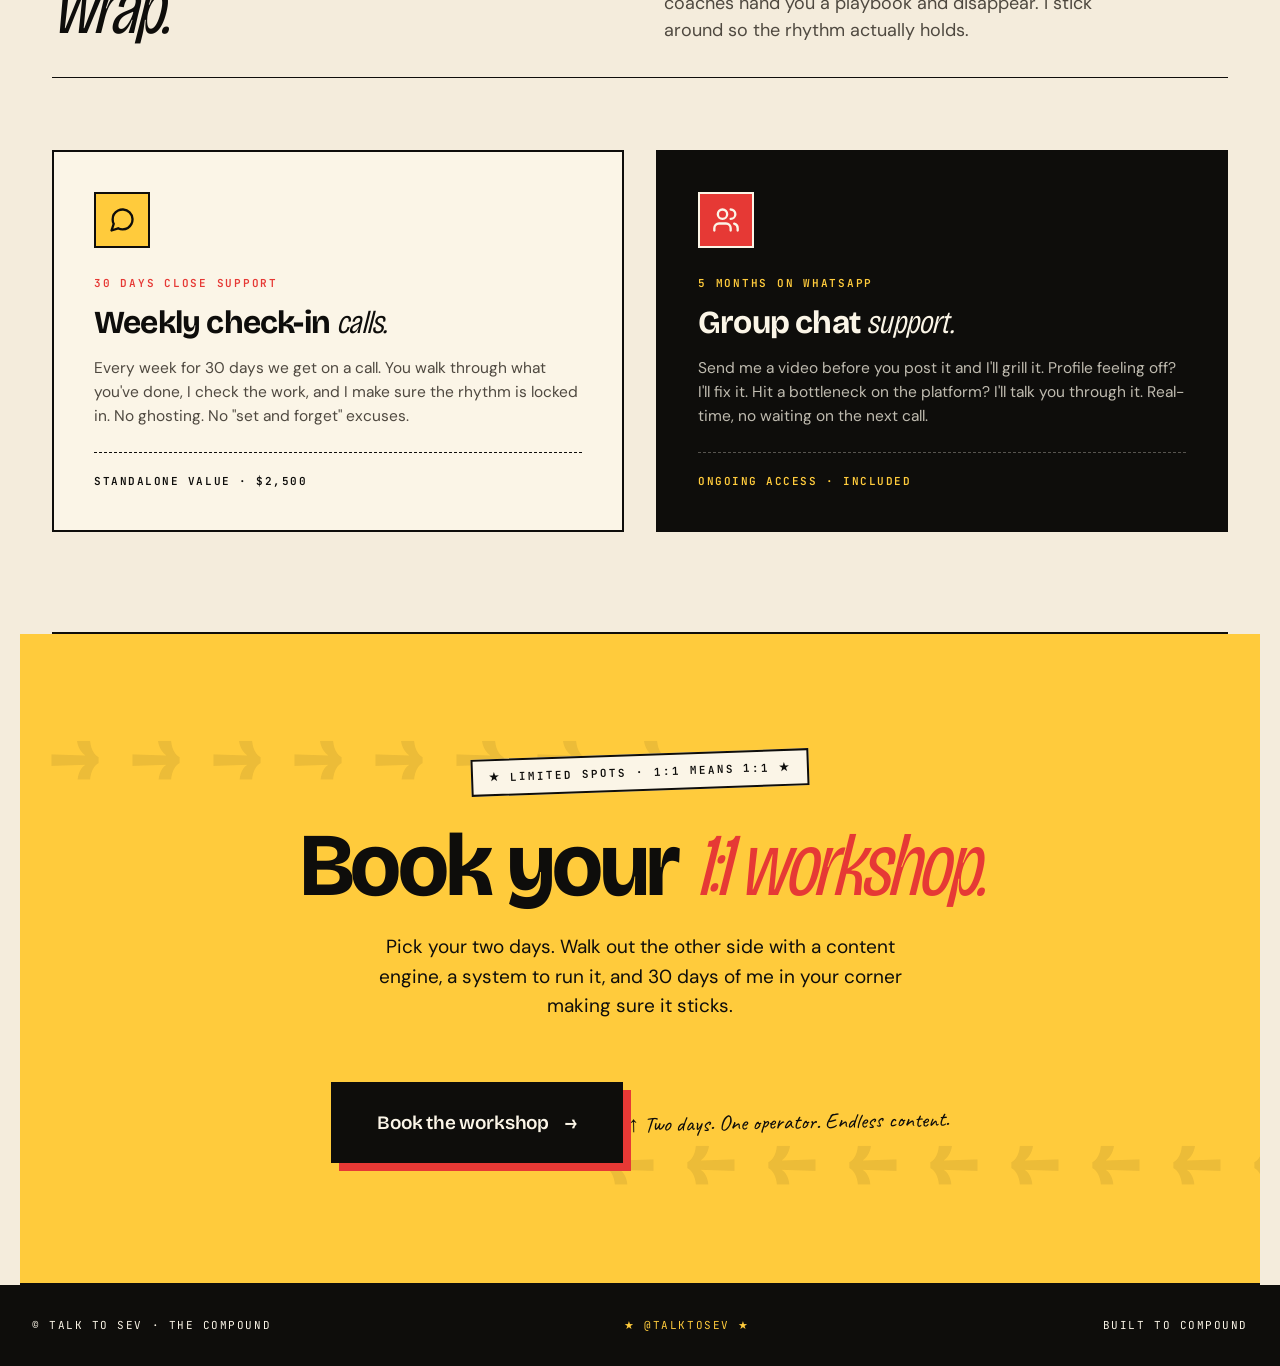
<file: compound.html>
<!DOCTYPE html>
<html lang="en">
<head>
<meta charset="UTF-8" />
<meta name="viewport" content="width=device-width, initial-scale=1.0" />
<title>The Compound — 1:1 Content Workshop with Sev</title>
<meta name="description" content="The Compound — Sev's 1:1 content workshop. Build a content engine that actually pulls in leads. Two days in the room, one system that runs itself.">
<link rel="canonical" href="https://www.talktosev.com/compound">

<link rel="icon" type="image/svg+xml" href="/favicon.svg">
<link rel="icon" type="image/png" sizes="32x32" href="/favicon-32.png">
<link rel="apple-touch-icon" href="/apple-touch-icon.png">

<meta property="og:title" content="The Compound — 1:1 Content Workshop with Sev">
<meta property="og:description" content="Build a content engine that actually pulls in leads. Two days in the room, one system that runs itself.">
<meta property="og:url" content="https://www.talktosev.com/compound">
<meta property="og:type" content="website">
<meta property="og:image" content="https://www.talktosev.com/og-image.png">
<meta name="twitter:card" content="summary_large_image">
<meta name="twitter:title" content="The Compound — 1:1 Content Workshop with Sev">
<meta name="twitter:image" content="https://www.talktosev.com/og-image.png">

<link rel="preconnect" href="https://fonts.googleapis.com">
<link rel="preconnect" href="https://fonts.gstatic.com" crossorigin>
<link href="https://fonts.googleapis.com/css2?family=Bricolage+Grotesque:opsz,wght@12..96,200..800&family=DM+Sans:ital,opsz,wght@0,9..40,300..800;1,9..40,400&family=Caveat:wght@400;700&family=JetBrains+Mono:wght@400;500;700&display=swap" rel="stylesheet">
<style>
  :root {
    --bg: #F4ECDC;
    --bg-deep: #E8DCC4;
    --paper: #FBF5E7;
    --ink: #0E0D0B;
    --ink-soft: #4F4940;
    --red: #E63935;
    --red-deep: #B82B27;
    --yellow: #FFCB3C;
    --blue: #1F4E5F;
    --line: #0E0D0B;
  }

  * { box-sizing: border-box; margin: 0; padding: 0; }
  html { scroll-behavior: smooth; }

  body {
    font-family: 'DM Sans', sans-serif;
    background: var(--bg);
    color: var(--ink);
    font-weight: 400;
    line-height: 1.55;
    font-size: 17px;
    -webkit-font-smoothing: antialiased;
    overflow-x: hidden;
  }

  /* GRAIN */
  body::before {
    content: "";
    position: fixed;
    inset: 0;
    pointer-events: none;
    z-index: 100;
    opacity: 0.5;
    background-image: url("data:image/svg+xml;utf8,<svg viewBox='0 0 200 200' xmlns='http://www.w3.org/2000/svg'><filter id='n'><feTurbulence type='fractalNoise' baseFrequency='0.85' numOctaves='2' stitchTiles='stitch'/><feColorMatrix values='0 0 0 0 0.08 0 0 0 0 0.06 0 0 0 0 0.05 0 0 0 0.15 0'/></filter><rect width='100%' height='100%' filter='url(%23n)'/></svg>");
  }

  .container {
    max-width: 1240px;
    margin: 0 auto;
    padding: 0 32px;
    position: relative;
  }

  /* TOPBAR */
  .topbar {
    border-bottom: 2px solid var(--ink);
    padding: 16px 0;
    display: flex;
    justify-content: space-between;
    align-items: center;
    font-family: 'JetBrains Mono', monospace;
    font-size: 11px;
    letter-spacing: 0.16em;
    text-transform: uppercase;
    font-weight: 500;
    background: var(--bg);
    position: relative;
    z-index: 50;
  }

  .topbar-inner {
    max-width: 1240px;
    margin: 0 auto;
    padding: 0 32px;
    display: flex;
    justify-content: space-between;
    align-items: center;
    width: 100%;
  }

  .topbar .live {
    display: inline-flex;
    align-items: center;
    gap: 8px;
  }

  .live-dot {
    width: 8px;
    height: 8px;
    background: var(--red);
    border-radius: 50%;
    animation: pulse 1.8s ease-in-out infinite;
  }

  @keyframes pulse {
    0%, 100% { opacity: 1; transform: scale(1); }
    50% { opacity: 0.5; transform: scale(0.7); }
  }

  /* ====== HERO ====== */
  .hero {
    padding: 60px 0 40px;
    border-bottom: 2px solid var(--ink);
    position: relative;
  }

  .hero-grid {
    display: grid;
    grid-template-columns: 1.2fr 1fr;
    gap: 48px;
    align-items: end;
    margin-bottom: 56px;
  }

  .hero-tag {
    display: inline-flex;
    align-items: center;
    gap: 10px;
    background: var(--ink);
    color: var(--paper);
    padding: 8px 14px;
    font-family: 'JetBrains Mono', monospace;
    font-size: 11px;
    letter-spacing: 0.16em;
    text-transform: uppercase;
    margin-bottom: 28px;
    font-weight: 500;
  }

  .hero-tag .star {
    display: inline-block;
    color: var(--yellow);
    font-size: 14px;
  }

  h1 {
    font-family: 'Bricolage Grotesque', sans-serif;
    font-weight: 800;
    font-size: clamp(48px, 8.5vw, 124px);
    line-height: 0.88;
    letter-spacing: -0.045em;
    margin-bottom: 28px;
    font-variation-settings: "wdth" 100;
  }

  h1 .swoop {
    font-style: italic;
    font-weight: 300;
    font-variation-settings: "wdth" 75;
    color: var(--red);
    position: relative;
    display: inline-block;
  }

  h1 .underline {
    position: relative;
    display: inline-block;
  }

  h1 .underline::after {
    content: "";
    position: absolute;
    bottom: -2px;
    left: 0;
    right: 0;
    height: 14px;
    background: var(--yellow);
    z-index: -1;
    transform: translateY(2px) skewX(-4deg);
  }

  .hero-lede {
    font-size: clamp(18px, 2vw, 22px);
    line-height: 1.45;
    color: var(--ink-soft);
    max-width: 540px;
    font-weight: 400;
  }

  /* HERO GROWTH CHART */
  .growth-chart {
    width: 100%;
    height: auto;
    max-width: 460px;
    margin-left: auto;
    display: block;
  }

  .growth-chart .bar {
    transform-origin: bottom;
    animation: growBar 1.4s cubic-bezier(0.34, 1.56, 0.64, 1) forwards;
    transform: scaleY(0);
  }

  .growth-chart .bar:nth-child(1) { animation-delay: 0.1s; }
  .growth-chart .bar:nth-child(2) { animation-delay: 0.2s; }
  .growth-chart .bar:nth-child(3) { animation-delay: 0.3s; }
  .growth-chart .bar:nth-child(4) { animation-delay: 0.4s; }
  .growth-chart .bar:nth-child(5) { animation-delay: 0.5s; }
  .growth-chart .bar:nth-child(6) { animation-delay: 0.6s; }
  .growth-chart .bar:nth-child(7) { animation-delay: 0.7s; }
  .growth-chart .bar:nth-child(8) { animation-delay: 0.8s; }
  .growth-chart .bar:nth-child(9) { animation-delay: 0.9s; }
  .growth-chart .bar:nth-child(10) { animation-delay: 1.0s; }
  .growth-chart .bar:nth-child(11) { animation-delay: 1.1s; }
  .growth-chart .bar:nth-child(12) { animation-delay: 1.2s; }

  @keyframes growBar {
    to { transform: scaleY(1); }
  }

  .growth-chart .curve {
    stroke-dasharray: 600;
    stroke-dashoffset: 600;
    animation: drawCurve 2s ease-out 1.2s forwards;
  }

  @keyframes drawCurve {
    to { stroke-dashoffset: 0; }
  }

  .growth-chart .dot-end {
    opacity: 0;
    animation: fadeIn 0.4s ease-out 3s forwards;
  }

  @keyframes fadeIn {
    to { opacity: 1; }
  }

  /* LOOM */
  .loom-section {
    margin-top: 24px;
  }

  .loom-label {
    display: flex;
    align-items: center;
    justify-content: space-between;
    margin-bottom: 16px;
    padding-bottom: 16px;
    border-bottom: 1px solid var(--ink);
  }

  .loom-label-left {
    display: flex;
    align-items: center;
    gap: 14px;
    font-family: 'JetBrains Mono', monospace;
    font-size: 11px;
    letter-spacing: 0.16em;
    text-transform: uppercase;
    font-weight: 600;
  }

  .loom-label-left .num {
    background: var(--ink);
    color: var(--paper);
    padding: 4px 10px;
  }

  .loom-arrow {
    font-family: 'Caveat', cursive;
    font-size: 22px;
    color: var(--red);
    transform: rotate(-3deg);
  }

  .video-wrap {
    position: relative;
    background: var(--ink);
    aspect-ratio: 16 / 9;
    border: 2px solid var(--ink);
    overflow: hidden;
    box-shadow: 12px 12px 0 var(--ink);
  }

  .video-wrap iframe {
    position: absolute;
    inset: 0;
    width: 100%;
    height: 100%;
    border: 0;
  }

  .video-placeholder {
    position: absolute;
    inset: 0;
    display: flex;
    flex-direction: column;
    align-items: center;
    justify-content: center;
    color: var(--paper);
    background:
      radial-gradient(circle at 30% 20%, rgba(230, 57, 53, 0.2), transparent 50%),
      radial-gradient(circle at 70% 80%, rgba(255, 203, 60, 0.15), transparent 50%),
      linear-gradient(135deg, #1A1815 0%, #0E0D0B 100%);
    gap: 20px;
  }

  .play-btn {
    width: 88px;
    height: 88px;
    border-radius: 50%;
    background: var(--red);
    display: flex;
    align-items: center;
    justify-content: center;
    box-shadow: 0 0 0 8px rgba(230, 57, 53, 0.2), 0 0 0 16px rgba(230, 57, 53, 0.1);
  }

  .play-btn svg {
    width: 32px;
    height: 32px;
    fill: var(--paper);
    margin-left: 4px;
  }

  .video-placeholder p {
    font-family: 'JetBrains Mono', monospace;
    font-size: 11px;
    letter-spacing: 0.16em;
    text-transform: uppercase;
    opacity: 0.6;
  }

  /* ====== STATS STRIP ====== */
  .stats {
    background: var(--ink);
    color: var(--paper);
    padding: 56px 0;
    border-bottom: 2px solid var(--ink);
  }

  .stats-grid {
    display: grid;
    grid-template-columns: repeat(4, 1fr);
    gap: 32px;
  }

  .stat {
    border-left: 1px solid rgba(251, 245, 231, 0.2);
    padding-left: 20px;
  }

  .stat:first-child {
    border-left: 4px solid var(--red);
  }

  .stat .number {
    font-family: 'Bricolage Grotesque', sans-serif;
    font-weight: 700;
    font-size: clamp(40px, 5vw, 64px);
    line-height: 0.95;
    letter-spacing: -0.03em;
    margin-bottom: 8px;
    color: var(--paper);
  }

  .stat .number .small {
    font-size: 0.5em;
    color: var(--yellow);
    vertical-align: super;
  }

  .stat .label {
    font-family: 'JetBrains Mono', monospace;
    font-size: 11px;
    letter-spacing: 0.14em;
    text-transform: uppercase;
    color: rgba(251, 245, 231, 0.65);
    line-height: 1.5;
  }

  /* ====== SECTIONS ====== */
  section { padding: 100px 0; border-bottom: 2px solid var(--ink); position: relative; }

  .section-header {
    display: grid;
    grid-template-columns: 1fr 1fr;
    gap: 48px;
    align-items: end;
    margin-bottom: 72px;
    padding-bottom: 32px;
    border-bottom: 1px solid var(--ink);
  }

  .section-eyebrow {
    display: flex;
    align-items: center;
    gap: 16px;
    font-family: 'JetBrains Mono', monospace;
    font-size: 11px;
    letter-spacing: 0.18em;
    text-transform: uppercase;
    font-weight: 600;
    margin-bottom: 24px;
  }

  .section-eyebrow .chip {
    background: var(--yellow);
    color: var(--ink);
    padding: 4px 10px;
  }

  .section-eyebrow .chip.red { background: var(--red); color: var(--paper); }
  .section-eyebrow .chip.blue { background: var(--blue); color: var(--paper); }

  h2 {
    font-family: 'Bricolage Grotesque', sans-serif;
    font-weight: 700;
    font-size: clamp(40px, 6vw, 80px);
    line-height: 0.95;
    letter-spacing: -0.035em;
  }

  h2 .italic {
    font-style: italic;
    font-weight: 300;
    font-variation-settings: "wdth" 80;
  }

  h2 .red { color: var(--red); }

  .section-lede {
    font-size: 18px;
    color: var(--ink-soft);
    line-height: 1.55;
    max-width: 480px;
  }

  /* ====== MODULES ====== */
  .modules {
    display: grid;
    grid-template-columns: repeat(2, 1fr);
    gap: 0;
    border-top: 2px solid var(--ink);
  }

  .module {
    border-bottom: 1px solid var(--ink);
    padding: 32px 0;
    display: grid;
    grid-template-columns: 88px 1fr;
    gap: 24px;
    align-items: start;
    position: relative;
    transition: background 0.25s ease;
  }

  .module:nth-child(odd) {
    padding-right: 32px;
    border-right: 1px solid var(--ink);
  }

  .module:nth-child(even) { padding-left: 32px; }

  .module:hover { background: rgba(230, 57, 53, 0.04); }

  .module-icon {
    width: 64px;
    height: 64px;
    border: 2px solid var(--ink);
    background: var(--paper);
    display: flex;
    align-items: center;
    justify-content: center;
    flex-shrink: 0;
    position: relative;
  }

  .module-icon::before {
    content: "";
    position: absolute;
    inset: -2px;
    background: var(--yellow);
    z-index: -1;
    transform: translate(4px, 4px);
  }

  .module-icon svg {
    width: 32px;
    height: 32px;
    stroke: var(--ink);
    fill: none;
    stroke-width: 1.8;
    stroke-linecap: round;
    stroke-linejoin: round;
  }

  .module .meta {
    font-family: 'JetBrains Mono', monospace;
    font-size: 10px;
    letter-spacing: 0.16em;
    color: var(--red);
    margin-bottom: 6px;
    font-weight: 600;
  }

  .module h3 {
    font-family: 'Bricolage Grotesque', sans-serif;
    font-weight: 700;
    font-size: 24px;
    line-height: 1.1;
    letter-spacing: -0.02em;
    margin-bottom: 10px;
  }

  .module p {
    color: var(--ink-soft);
    font-size: 15px;
    line-height: 1.55;
  }

  /* DAY BANNER */
  .day-banner {
    background: var(--paper);
    border: 2px solid var(--ink);
    padding: 32px 40px;
    margin-bottom: 56px;
    display: flex;
    align-items: center;
    gap: 32px;
    position: relative;
    box-shadow: 8px 8px 0 var(--ink);
  }

  .day-num {
    font-family: 'Bricolage Grotesque', sans-serif;
    font-weight: 700;
    font-size: 96px;
    line-height: 1;
    letter-spacing: -0.05em;
    color: var(--red);
    flex-shrink: 0;
  }

  .day-info .day-label {
    font-family: 'JetBrains Mono', monospace;
    font-size: 11px;
    letter-spacing: 0.18em;
    text-transform: uppercase;
    color: var(--ink-soft);
    margin-bottom: 6px;
  }

  .day-info .day-title {
    font-family: 'Bricolage Grotesque', sans-serif;
    font-weight: 700;
    font-size: clamp(28px, 3.5vw, 44px);
    letter-spacing: -0.025em;
    line-height: 1.05;
  }

  .day-info .day-title em {
    font-style: italic;
    font-weight: 300;
    color: var(--ink-soft);
    font-variation-settings: "wdth" 80;
  }

  /* BETWEEN DAYS */
  .between {
    background: var(--red);
    color: var(--paper);
    padding: 80px 32px;
    margin: 0;
    text-align: center;
    border-bottom: 2px solid var(--ink);
    position: relative;
    overflow: hidden;
  }

  .between::before {
    content: "FILM. FILM. FILM. FILM. FILM. FILM. FILM. FILM. FILM. FILM. FILM. FILM.";
    position: absolute;
    top: 50%;
    left: -10%;
    right: -10%;
    transform: translateY(-50%);
    font-family: 'Bricolage Grotesque', sans-serif;
    font-weight: 800;
    font-size: 220px;
    letter-spacing: -0.03em;
    color: rgba(251, 245, 231, 0.08);
    white-space: nowrap;
    pointer-events: none;
  }

  .between-content {
    position: relative;
    max-width: 800px;
    margin: 0 auto;
  }

  .between .label {
    font-family: 'JetBrains Mono', monospace;
    font-size: 11px;
    letter-spacing: 0.2em;
    text-transform: uppercase;
    margin-bottom: 24px;
    display: inline-block;
    border: 1px solid var(--paper);
    padding: 6px 14px;
  }

  .between p {
    font-family: 'Bricolage Grotesque', sans-serif;
    font-size: clamp(28px, 4.5vw, 52px);
    font-weight: 400;
    line-height: 1.1;
    letter-spacing: -0.025em;
  }

  .between p .italic {
    font-style: italic;
    font-weight: 300;
    font-variation-settings: "wdth" 80;
    color: var(--yellow);
  }

  /* ====== PIPELINE TOOL SECTION ====== */
  .tool-section {
    background: var(--ink);
    color: var(--paper);
    padding: 100px 0;
    border-bottom: 2px solid var(--ink);
    position: relative;
    overflow: hidden;
  }

  .tool-section h2 { color: var(--paper); }
  .tool-section .section-eyebrow { color: var(--paper); }
  .tool-section .section-lede { color: rgba(251, 245, 231, 0.7); }

  /* PIPELINE DIAGRAM */
  .pipeline-diagram {
    margin: 64px 0;
    overflow-x: auto;
    padding-bottom: 12px;
  }

  .pipeline-svg {
    width: 100%;
    min-width: 800px;
    height: auto;
    display: block;
  }

  .price-tag {
    display: inline-flex;
    align-items: stretch;
    margin-top: 24px;
    margin-bottom: 16px;
    border: 2px solid var(--paper);
    box-shadow: 6px 6px 0 var(--red);
  }

  .price-tag .strike {
    padding: 14px 18px;
    text-decoration: line-through;
    opacity: 0.6;
    font-family: 'JetBrains Mono', monospace;
    font-size: 12px;
    letter-spacing: 0.12em;
    border-right: 1px solid var(--paper);
  }

  .price-tag .now {
    padding: 14px 18px;
    background: var(--yellow);
    color: var(--ink);
    font-family: 'JetBrains Mono', monospace;
    font-size: 12px;
    letter-spacing: 0.12em;
    text-transform: uppercase;
    font-weight: 600;
  }

  .features {
    display: grid;
    grid-template-columns: repeat(3, 1fr);
    gap: 24px;
    margin-top: 48px;
  }

  .feature {
    border: 1px solid rgba(251, 245, 231, 0.2);
    padding: 28px;
    position: relative;
    transition: all 0.25s ease;
  }

  .feature:hover {
    border-color: var(--yellow);
    background: rgba(255, 203, 60, 0.05);
  }

  .feature .num {
    font-family: 'Bricolage Grotesque', sans-serif;
    font-weight: 700;
    font-size: 36px;
    color: var(--yellow);
    line-height: 1;
    margin-bottom: 18px;
    letter-spacing: -0.03em;
  }

  .feature h4 {
    font-family: 'Bricolage Grotesque', sans-serif;
    font-weight: 600;
    font-size: 19px;
    margin-bottom: 8px;
    letter-spacing: -0.01em;
  }

  .feature p {
    color: rgba(251, 245, 231, 0.65);
    font-size: 14px;
    line-height: 1.55;
  }

  /* ====== SUPPORT ====== */
  .support-grid {
    display: grid;
    grid-template-columns: 1fr 1fr;
    gap: 32px;
    margin-top: 32px;
  }

  .support-card {
    border: 2px solid var(--ink);
    padding: 40px;
    background: var(--paper);
    position: relative;
    transition: transform 0.25s ease;
  }

  .support-card.alt {
    background: var(--ink);
    color: var(--paper);
  }

  .support-card:hover { transform: translate(-3px, -3px); box-shadow: 8px 8px 0 var(--ink); }
  .support-card.alt:hover { box-shadow: 8px 8px 0 var(--red); }

  .support-icon {
    width: 56px;
    height: 56px;
    margin-bottom: 20px;
    display: flex;
    align-items: center;
    justify-content: center;
    background: var(--yellow);
    border: 2px solid var(--ink);
  }

  .support-card.alt .support-icon {
    background: var(--red);
    border-color: var(--paper);
  }

  .support-icon svg {
    width: 28px;
    height: 28px;
    stroke: var(--ink);
    fill: none;
    stroke-width: 2;
    stroke-linecap: round;
    stroke-linejoin: round;
  }

  .support-card.alt .support-icon svg { stroke: var(--paper); }

  .support-card .tag {
    font-family: 'JetBrains Mono', monospace;
    font-size: 11px;
    letter-spacing: 0.16em;
    text-transform: uppercase;
    color: var(--red);
    margin-bottom: 14px;
    display: inline-block;
    font-weight: 600;
  }

  .support-card.alt .tag { color: var(--yellow); }

  .support-card h3 {
    font-family: 'Bricolage Grotesque', sans-serif;
    font-weight: 700;
    font-size: 32px;
    line-height: 1.05;
    margin-bottom: 16px;
    letter-spacing: -0.025em;
  }

  .support-card h3 em {
    font-style: italic;
    font-weight: 300;
    font-variation-settings: "wdth" 80;
  }

  .support-card p {
    color: var(--ink-soft);
    font-size: 15.5px;
    line-height: 1.55;
  }

  .support-card.alt p { color: rgba(251, 245, 231, 0.75); }

  .support-card .value {
    margin-top: 24px;
    padding-top: 20px;
    border-top: 1px dashed var(--ink);
    font-family: 'JetBrains Mono', monospace;
    font-size: 11px;
    letter-spacing: 0.14em;
    text-transform: uppercase;
    color: var(--ink);
    font-weight: 600;
  }

  .support-card.alt .value {
    border-top-color: rgba(251, 245, 231, 0.3);
    color: var(--yellow);
  }

  /* ====== CTA ====== */
  .cta-section {
    background: var(--yellow);
    padding: 120px 0;
    border-bottom: 2px solid var(--ink);
    position: relative;
    overflow: hidden;
  }

  .cta-section::before {
    content: "→ → → → → → → → →";
    position: absolute;
    top: 60px;
    left: -50px;
    font-family: 'Bricolage Grotesque', sans-serif;
    font-weight: 800;
    font-size: 80px;
    color: rgba(14, 13, 11, 0.08);
    white-space: nowrap;
    letter-spacing: 0.1em;
  }

  .cta-section::after {
    content: "← ← ← ← ← ← ← ← ←";
    position: absolute;
    bottom: 60px;
    right: -50px;
    font-family: 'Bricolage Grotesque', sans-serif;
    font-weight: 800;
    font-size: 80px;
    color: rgba(14, 13, 11, 0.08);
    white-space: nowrap;
    letter-spacing: 0.1em;
  }

  .cta-inner {
    text-align: center;
    max-width: 760px;
    margin: 0 auto;
    position: relative;
    z-index: 2;
  }

  .cta-stamp {
    display: inline-block;
    border: 2px solid var(--ink);
    background: var(--paper);
    padding: 8px 16px;
    font-family: 'JetBrains Mono', monospace;
    font-size: 11px;
    letter-spacing: 0.18em;
    text-transform: uppercase;
    font-weight: 600;
    margin-bottom: 32px;
    transform: rotate(-2deg);
  }

  .cta-section h2 {
    font-size: clamp(48px, 7vw, 96px);
    margin-bottom: 24px;
  }

  .cta-section h2 em {
    color: var(--red);
    font-style: italic;
    font-weight: 300;
    font-variation-settings: "wdth" 80;
  }

  .cta-section p {
    font-size: 19px;
    color: var(--ink);
    margin-bottom: 48px;
    max-width: 540px;
    margin-left: auto;
    margin-right: auto;
    line-height: 1.55;
  }

  .btn {
    display: inline-flex;
    align-items: center;
    gap: 16px;
    background: var(--ink);
    color: var(--paper);
    padding: 24px 44px;
    font-family: 'Bricolage Grotesque', sans-serif;
    font-weight: 600;
    font-size: 19px;
    letter-spacing: -0.01em;
    text-decoration: none;
    transition: all 0.2s ease;
    position: relative;
    border: 2px solid var(--ink);
    box-shadow: 8px 8px 0 var(--red);
  }

  .btn::after {
    content: "→";
    transition: transform 0.2s ease;
  }

  .btn:hover {
    transform: translate(-2px, -2px);
    box-shadow: 12px 12px 0 var(--red);
  }

  .btn:hover::after { transform: translateX(6px); }

  .cta-footnote {
    margin-top: 36px;
    font-family: 'Caveat', cursive;
    font-size: 22px;
    color: var(--ink);
    transform: rotate(-1deg);
    display: inline-block;
  }

  /* ====== FOOTER ====== */
  footer {
    background: var(--ink);
    color: var(--paper);
    padding: 32px;
    text-align: center;
    font-family: 'JetBrains Mono', monospace;
    font-size: 11px;
    letter-spacing: 0.14em;
    text-transform: uppercase;
  }

  footer .row {
    max-width: 1240px;
    margin: 0 auto;
    display: flex;
    justify-content: space-between;
    align-items: center;
  }

  footer .row span:nth-child(2) { color: var(--yellow); }

  /* ====== RESPONSIVE ====== */
  @media (max-width: 900px) {
    .container { padding: 0 22px; }
    .hero-grid, .section-header { grid-template-columns: 1fr; gap: 32px; }
    .stats-grid { grid-template-columns: repeat(2, 1fr); gap: 24px; }
    .modules { grid-template-columns: 1fr; }
    .module { grid-template-columns: 56px 1fr; gap: 16px; padding: 24px 0; }
    .module:nth-child(odd), .module:nth-child(even) {
      padding-right: 0; padding-left: 0; border-right: none;
    }
    .module-icon { width: 48px; height: 48px; }
    .module-icon svg { width: 24px; height: 24px; }
    .features { grid-template-columns: 1fr; }
    .support-grid { grid-template-columns: 1fr; }
    .day-banner { flex-direction: column; align-items: flex-start; gap: 16px; padding: 24px; }
    .day-num { font-size: 64px; }
    .between::before { font-size: 120px; }
    section { padding: 70px 0; }
    .topbar-inner { padding: 0 22px; }
  }

  @media (max-width: 600px) {
    .stats-grid { grid-template-columns: 1fr; }
    .stat { border-left: none; border-top: 1px solid rgba(251, 245, 231, 0.2); padding-left: 0; padding-top: 16px; }
    .stat:first-child { border-top: 4px solid var(--red); border-left: none; }
  }

  /* SCROLL FADE-IN */
  .fade-up {
    opacity: 0;
    transform: translateY(24px);
    transition: opacity 0.7s ease, transform 0.7s ease;
  }

  .fade-up.in {
    opacity: 1;
    transform: translateY(0);
  }
</style>
</head>
<body>

<!-- TOPBAR -->
<div class="topbar">
  <div class="topbar-inner">
    <div class="live"><span class="live-dot"></span>The Compound · 1:1 Workshop</div>
    <div>Talk To Sev · 2026</div>
  </div>
</div>

<div class="container">

  <!-- ============== HERO ============== -->
  <section class="hero">
    <div class="hero-grid">
      <div>
        <div class="hero-tag"><span class="star">★</span>Two days · One operator · Endless content</div>
        <h1>The content that <span class="swoop">compounds</span> into <span class="underline">customers.</span></h1>
        <p class="hero-lede">Two days. One system. The exact playbook that's helped tradies hit a million views, PTs land $10k clients from one post, and brands rank as the top performer in their category.</p>
      </div>

      <!-- COMPOUND GROWTH CHART SVG -->
      <svg class="growth-chart" viewBox="0 0 460 320" xmlns="http://www.w3.org/2000/svg" aria-hidden="true">
        <!-- Grid lines -->
        <line x1="0" y1="280" x2="460" y2="280" stroke="#0E0D0B" stroke-width="2"/>
        <line x1="0" y1="280" x2="0" y2="20" stroke="#0E0D0B" stroke-width="2"/>

        <!-- Tick marks -->
        <line x1="0" y1="220" x2="6" y2="220" stroke="#0E0D0B" stroke-width="1"/>
        <line x1="0" y1="160" x2="6" y2="160" stroke="#0E0D0B" stroke-width="1"/>
        <line x1="0" y1="100" x2="6" y2="100" stroke="#0E0D0B" stroke-width="1"/>
        <line x1="0" y1="40" x2="6" y2="40" stroke="#0E0D0B" stroke-width="1"/>

        <!-- Compound growth bars -->
        <rect class="bar" x="20" y="270" width="28" height="10" fill="#0E0D0B"/>
        <rect class="bar" x="56" y="265" width="28" height="15" fill="#0E0D0B"/>
        <rect class="bar" x="92" y="258" width="28" height="22" fill="#0E0D0B"/>
        <rect class="bar" x="128" y="248" width="28" height="32" fill="#0E0D0B"/>
        <rect class="bar" x="164" y="235" width="28" height="45" fill="#0E0D0B"/>
        <rect class="bar" x="200" y="218" width="28" height="62" fill="#0E0D0B"/>
        <rect class="bar" x="236" y="195" width="28" height="85" fill="#E63935"/>
        <rect class="bar" x="272" y="168" width="28" height="112" fill="#E63935"/>
        <rect class="bar" x="308" y="135" width="28" height="145" fill="#E63935"/>
        <rect class="bar" x="344" y="98" width="28" height="182" fill="#E63935"/>
        <rect class="bar" x="380" y="58" width="28" height="222" fill="#FFCB3C"/>
        <rect class="bar" x="416" y="22" width="28" height="258" fill="#FFCB3C"/>

        <!-- Growth curve -->
        <path class="curve" d="M 34 275 Q 100 270, 142 264 T 250 230 T 360 100 L 430 35"
              stroke="#0E0D0B" stroke-width="2.5" fill="none" stroke-dasharray="4 4"/>

        <!-- End dot -->
        <circle class="dot-end" cx="430" cy="35" r="8" fill="#E63935" stroke="#0E0D0B" stroke-width="2"/>
        <circle class="dot-end" cx="430" cy="35" r="3" fill="#FBF5E7"/>

        <!-- Labels -->
        <text x="0" y="305" font-family="JetBrains Mono, monospace" font-size="10" fill="#4F4940" letter-spacing="1">MONTH 1</text>
        <text x="195" y="305" font-family="JetBrains Mono, monospace" font-size="10" fill="#4F4940" letter-spacing="1">MONTH 3</text>
        <text x="380" y="305" font-family="JetBrains Mono, monospace" font-size="10" fill="#4F4940" letter-spacing="1">MONTH 6</text>

        <text x="380" y="14" font-family="Caveat, cursive" font-size="18" fill="#E63935" transform="rotate(-4 400 14)">compound effect ↗</text>
      </svg>
    </div>

    <!-- LOOM EMBED -->
    <div class="loom-section">
      <div class="loom-label">
        <div class="loom-label-left">
          <span class="num">00</span>
          <span>Watch the full walkthrough first</span>
        </div>
        <div class="loom-arrow">5 min, no fluff ↓</div>
      </div>
      <div class="video-wrap">
        <iframe src="https://www.loom.com/embed/a87176803ab5474ca24fbd0c840e474e" frameborder="0" webkitallowfullscreen mozallowfullscreen allowfullscreen></iframe>
      </div>
    </div>
  </section>

  <!-- ============== STATS STRIP ============== -->
  <div style="margin: 0 -32px;">
    <section class="stats" style="border-bottom: 2px solid var(--ink); margin: 0;">
      <div class="container">
        <div class="stats-grid">
          <div class="stat">
            <div class="number">1.6<span class="small">M</span></div>
            <div class="label">TikTok Followers Built<br>From Scratch</div>
          </div>
          <div class="stat">
            <div class="number">1,000<span class="small">+</span></div>
            <div class="label">Quotes Generated For One<br>Tradie Client From Three Posts</div>
          </div>
          <div class="stat">
            <div class="number">$10<span class="small">K</span></div>
            <div class="label">In New Clients A PT Landed<br>From A Single Video</div>
          </div>
          <div class="stat">
            <div class="number">7<span class="small">X</span></div>
            <div class="label">New Customers From One<br>DM Template, Zero Posting</div>
          </div>
        </div>
      </div>
    </section>
  </div>

  <!-- ============== DAY 1 ============== -->
  <section>
    <div class="section-header">
      <div>
        <div class="section-eyebrow"><span class="chip">Day 1</span><span>Module 01 / 02</span></div>
        <h2>Build the <span class="italic">engine.</span></h2>
      </div>
      <p class="section-lede">We start at the strategy layer. Who you're really talking to and what they actually want to hear. Then we move all the way through ideation, scripting, and your first proper filming session.</p>
    </div>

    <div class="day-banner">
      <div class="day-num">01</div>
      <div class="day-info">
        <div class="day-label">Day One Outcomes</div>
        <div class="day-title">Strategy locked, scripts ready, <em>first content in the bank.</em></div>
      </div>
    </div>

    <div class="modules">

      <div class="module">
        <div class="module-icon">
          <svg viewBox="0 0 24 24"><path d="M3 21h18M5 21V8l7-4 7 4v13M9 14h6M9 17h6M9 11h6"/></svg>
        </div>
        <div>
          <div class="meta">01 / Brand Architect</div>
          <h3>The Brand Journey Framework</h3>
          <p>How to scrape real data on your customers using simple Google tools. Their words. Their tone. The ideas they're already searching for. You stop guessing.</p>
        </div>
      </div>

      <div class="module">
        <div class="module-icon">
          <svg viewBox="0 0 24 24"><circle cx="12" cy="12" r="3"/><circle cx="5" cy="5" r="2"/><circle cx="19" cy="5" r="2"/><circle cx="5" cy="19" r="2"/><circle cx="19" cy="19" r="2"/><circle cx="12" cy="3" r="1.5"/><circle cx="12" cy="21" r="1.5"/></svg>
        </div>
        <div>
          <div class="meta">02 / Content Styles</div>
          <h3>The Six Content Formats</h3>
          <p>Candid moments. Conversations. Results from real work. Memes that pull people in. Six formats that cover every situation you're ever in.</p>
        </div>
      </div>

      <div class="module">
        <div class="module-icon">
          <svg viewBox="0 0 24 24"><path d="M12 1v6m0 10v6M3 12h6m10 0h6M5.6 5.6l4.2 4.2m4.4 4.4l4.2 4.2M5.6 18.4l4.2-4.2m4.4-4.4l4.2-4.2"/></svg>
        </div>
        <div>
          <div class="meta">03 / Safe Videos</div>
          <h3>The Content Everyone Wants</h3>
          <p>Cost and pricing first. Then the rest of the trust-builders most businesses are too scared to make. These are the videos that actually close the gap.</p>
        </div>
      </div>

      <div class="module">
        <div class="module-icon">
          <svg viewBox="0 0 24 24"><path d="M12 2L2 9l10 7 10-7-10-7zM2 17l10 7 10-7M2 13l10 7 10-7"/></svg>
        </div>
        <div>
          <div class="meta">04 / Decision Drivers</div>
          <h3>The Five Decision Drivers</h3>
          <p>Almost every buying decision runs through one of five drivers. Once you can spot them, you can categorise every piece of content and never run out of angles.</p>
        </div>
      </div>

      <div class="module">
        <div class="module-icon">
          <svg viewBox="0 0 24 24"><path d="M9 21H5a2 2 0 01-2-2V5a2 2 0 012-2h11l5 5v11a2 2 0 01-2 2h-4M16 3v5h5M12 18v-6M9 15h6"/></svg>
        </div>
        <div>
          <div class="meta">05 / Manual Ideation</div>
          <h3>Seven Methods, Endless Ideas</h3>
          <p>The seven core methods I use to generate ideas from scratch. Plus how to pull inspiration from the internet without falling into the lazy trap of repurposing trends.</p>
        </div>
      </div>

      <div class="module">
        <div class="module-icon">
          <svg viewBox="0 0 24 24"><circle cx="12" cy="12" r="9"/><path d="M12 7v5l3 2M8 12h-1M16 12h1M12 3v1M12 20v1"/></svg>
        </div>
        <div>
          <div class="meta">06 / AI Ideation</div>
          <h3>AI For When You're Blocked</h3>
          <p>For the days you're feeling lazy or hitting creative block. The exact prompts and tools I use, not generic ChatGPT advice that produces flat content.</p>
        </div>
      </div>

      <div class="module">
        <div class="module-icon">
          <svg viewBox="0 0 24 24"><rect x="9" y="2" width="6" height="11" rx="3"/><path d="M5 10v2a7 7 0 0014 0v-2M12 19v3M8 22h8"/></svg>
        </div>
        <div>
          <div class="meta">07 / Scripting</div>
          <h3>The Voice Memo Method</h3>
          <p>My favourite way to script. Not word-for-word. Just planning. What comes out of your mouth on camera ends up being the sharpest version of how you already talk.</p>
        </div>
      </div>

      <div class="module">
        <div class="module-icon">
          <svg viewBox="0 0 24 24"><rect x="2" y="6" width="14" height="12" rx="1"/><path d="M16 10l6-4v12l-6-4"/><circle cx="8" cy="12" r="2"/></svg>
        </div>
        <div>
          <div class="meta">08 / Production</div>
          <h3>The Production Burn</h3>
          <p>Filming setup, settings, and the Money 7 videos every business needs in the bank. I run a live demo so you see exactly how it's done before you do it.</p>
        </div>
      </div>

    </div>
  </section>

  <!-- ============== BETWEEN DAYS ============== -->
  <div style="margin: 0 -32px;">
    <div class="between">
      <div class="between-content">
        <div class="label">Between Day 1 and Day 2</div>
        <p>Go film. Most clients leave a week so they walk back in with a <span class="italic">stack of real content,</span> not theory.</p>
      </div>
    </div>
  </div>

  <!-- ============== DAY 2 ============== -->
  <section>
    <div class="section-header">
      <div>
        <div class="section-eyebrow"><span class="chip red">Day 2</span><span>Module 09 / 14</span></div>
        <h2>Ship the <span class="italic">work.</span></h2>
      </div>
      <p class="section-lede">Day two is where the content actually leaves your phone. Editing, publishing rhythm, choosing platforms, and the conversion mechanics that turn followers into paying customers.</p>
    </div>

    <div class="day-banner">
      <div class="day-num">02</div>
      <div class="day-info">
        <div class="day-label">Day Two Outcomes</div>
        <div class="day-title">Content live, publishing rhythm set, <em>conversion mechanics dialled in.</em></div>
      </div>
    </div>

    <div class="modules">

      <div class="module">
        <div class="module-icon">
          <svg viewBox="0 0 24 24"><circle cx="6" cy="6" r="3"/><circle cx="6" cy="18" r="3"/><path d="M20 4L8.12 15.88M14.47 14.48L20 20M8.12 8.12L12 12"/></svg>
        </div>
        <div>
          <div class="meta">09 / Editing</div>
          <h3>CapCut, Faster</h3>
          <p>Cut the fat. Layer captions. Punch in and out. Design title cards. Export properly. Even if you've used CapCut before, you'll walk away editing twice as fast.</p>
        </div>
      </div>

      <div class="module">
        <div class="module-icon">
          <svg viewBox="0 0 24 24"><rect x="3" y="4" width="18" height="18" rx="2"/><path d="M16 2v4M8 2v4M3 10h18M8 14h.01M12 14h.01M16 14h.01M8 18h.01M12 18h.01"/></svg>
        </div>
        <div>
          <div class="meta">10 / Publishing</div>
          <h3>The Three-Month Rollout</h3>
          <p>What month one looks like. What changes in months two and three. How to amplify once you've got three months of momentum behind you.</p>
        </div>
      </div>

      <div class="module">
        <div class="module-icon">
          <svg viewBox="0 0 24 24"><circle cx="12" cy="12" r="9"/><path d="M3 12h18M12 3a15 15 0 010 18M12 3a15 15 0 000 18"/></svg>
        </div>
        <div>
          <div class="meta">11 / Platforms</div>
          <h3>Picking Where You Belong</h3>
          <p>Where your content actually belongs based on the buyer you're going after. Not the "be everywhere" advice that wastes everyone's time and energy.</p>
        </div>
      </div>

      <div class="module">
        <div class="module-icon">
          <svg viewBox="0 0 24 24"><path d="M3 3h18l-3 9 3 9H3l3-9-3-9zM12 3v18"/></svg>
        </div>
        <div>
          <div class="meta">12 / Sales</div>
          <h3>Assignment Selling</h3>
          <p>How to use your content inside the sales process so prospects show up to calls already half-sold. This is the move most creators completely miss.</p>
        </div>
      </div>

      <div class="module">
        <div class="module-icon">
          <svg viewBox="0 0 24 24"><path d="M21 11.5a8.38 8.38 0 01-.9 3.8 8.5 8.5 0 01-7.6 4.7 8.38 8.38 0 01-3.8-.9L3 21l1.9-5.7a8.38 8.38 0 01-.9-3.8 8.5 8.5 0 014.7-7.6 8.38 8.38 0 013.8-.9h.5a8.48 8.48 0 018 8v.5z"/></svg>
        </div>
        <div>
          <div class="meta">13 / Conversion</div>
          <h3>DM Templates That Convert</h3>
          <p>The exact message I gave a PT who had 20 new followers and zero outreach. She used the template and got seven new clients without posting another video.</p>
        </div>
      </div>

      <div class="module">
        <div class="module-icon">
          <svg viewBox="0 0 24 24"><path d="M3 21h18M3 21v-4l4-4 4 4 4-4 6 6v2M9 7a3 3 0 100-6 3 3 0 000 6z"/></svg>
        </div>
        <div>
          <div class="meta">14 / Delegation</div>
          <h3>The Delegation Ladder</h3>
          <p>Freelancer, then Fractional CMO, then dedicated SMM, then in-house videographer. Learn the order now so you don't burn money on the wrong hire.</p>
        </div>
      </div>

    </div>
  </section>

  <!-- ============== PIPELINE TOOL ============== -->
  <div style="margin: 0 -32px;">
    <section class="tool-section">
      <div class="container">
        <div class="section-header">
          <div>
            <div class="section-eyebrow"><span class="chip blue">Bonus</span><span>The Compound Pipeline · Included Free</span></div>
            <h2>One workspace.<br><span class="italic red">Every piece of content.</span></h2>
          </div>
          <div>
            <p class="section-lede">A complete Notion-style content workflow built for busy operators. Ideas flow from concept to live post on one screen.</p>
            <div class="price-tag">
              <span class="strike">$50/MONTH</span>
              <span class="now">★ Yours, Included</span>
            </div>
          </div>
        </div>

        <!-- PIPELINE DIAGRAM SVG -->
        <div class="pipeline-diagram">
          <svg class="pipeline-svg" viewBox="0 0 1100 200" xmlns="http://www.w3.org/2000/svg">
            <defs>
              <marker id="arr" viewBox="0 0 10 10" refX="8" refY="5" markerWidth="6" markerHeight="6" orient="auto">
                <path d="M 0 0 L 10 5 L 0 10 z" fill="#FBF5E7"/>
              </marker>
            </defs>

            <!-- Stage 1: Ideation -->
            <g>
              <rect x="20" y="40" width="180" height="120" fill="none" stroke="#FBF5E7" stroke-width="2"/>
              <rect x="20" y="40" width="180" height="28" fill="#FFCB3C"/>
              <text x="36" y="59" font-family="JetBrains Mono, monospace" font-size="11" fill="#0E0D0B" font-weight="600" letter-spacing="1.5">STAGE 01</text>
              <text x="36" y="98" font-family="Bricolage Grotesque, sans-serif" font-size="22" fill="#FBF5E7" font-weight="700">Ideation</text>
              <circle cx="40" cy="118" r="3" fill="#E63935"/>
              <text x="52" y="122" font-family="DM Sans, sans-serif" font-size="13" fill="#FBF5E7">Capture ideas fast</text>
              <circle cx="40" cy="140" r="3" fill="#E63935"/>
              <text x="52" y="144" font-family="DM Sans, sans-serif" font-size="13" fill="#FBF5E7">Tag by pillar</text>
            </g>

            <!-- Arrow -->
            <line x1="210" y1="100" x2="240" y2="100" stroke="#FBF5E7" stroke-width="2" marker-end="url(#arr)"/>

            <!-- Stage 2: Scripting -->
            <g>
              <rect x="250" y="40" width="180" height="120" fill="none" stroke="#FBF5E7" stroke-width="2"/>
              <rect x="250" y="40" width="180" height="28" fill="#FFCB3C"/>
              <text x="266" y="59" font-family="JetBrains Mono, monospace" font-size="11" fill="#0E0D0B" font-weight="600" letter-spacing="1.5">STAGE 02</text>
              <text x="266" y="98" font-family="Bricolage Grotesque, sans-serif" font-size="22" fill="#FBF5E7" font-weight="700">Scripting</text>
              <circle cx="270" cy="118" r="3" fill="#E63935"/>
              <text x="282" y="122" font-family="DM Sans, sans-serif" font-size="13" fill="#FBF5E7">Voice memo method</text>
              <circle cx="270" cy="140" r="3" fill="#E63935"/>
              <text x="282" y="144" font-family="DM Sans, sans-serif" font-size="13" fill="#FBF5E7">Outline beats</text>
            </g>

            <line x1="440" y1="100" x2="470" y2="100" stroke="#FBF5E7" stroke-width="2" marker-end="url(#arr)"/>

            <!-- Stage 3: Filming -->
            <g>
              <rect x="480" y="40" width="180" height="120" fill="none" stroke="#FBF5E7" stroke-width="2"/>
              <rect x="480" y="40" width="180" height="28" fill="#FFCB3C"/>
              <text x="496" y="59" font-family="JetBrains Mono, monospace" font-size="11" fill="#0E0D0B" font-weight="600" letter-spacing="1.5">STAGE 03</text>
              <text x="496" y="98" font-family="Bricolage Grotesque, sans-serif" font-size="22" fill="#FBF5E7" font-weight="700">Filming</text>
              <circle cx="500" cy="118" r="3" fill="#E63935"/>
              <text x="512" y="122" font-family="DM Sans, sans-serif" font-size="13" fill="#FBF5E7">Settings locked</text>
              <circle cx="500" cy="140" r="3" fill="#E63935"/>
              <text x="512" y="144" font-family="DM Sans, sans-serif" font-size="13" fill="#FBF5E7">Money 7 in the bank</text>
            </g>

            <line x1="670" y1="100" x2="700" y2="100" stroke="#FBF5E7" stroke-width="2" marker-end="url(#arr)"/>

            <!-- Stage 4: Editing -->
            <g>
              <rect x="710" y="40" width="180" height="120" fill="none" stroke="#FBF5E7" stroke-width="2"/>
              <rect x="710" y="40" width="180" height="28" fill="#FFCB3C"/>
              <text x="726" y="59" font-family="JetBrains Mono, monospace" font-size="11" fill="#0E0D0B" font-weight="600" letter-spacing="1.5">STAGE 04</text>
              <text x="726" y="98" font-family="Bricolage Grotesque, sans-serif" font-size="22" fill="#FBF5E7" font-weight="700">Editing</text>
              <circle cx="730" cy="118" r="3" fill="#E63935"/>
              <text x="742" y="122" font-family="DM Sans, sans-serif" font-size="13" fill="#FBF5E7">CapCut, faster</text>
              <circle cx="730" cy="140" r="3" fill="#E63935"/>
              <text x="742" y="144" font-family="DM Sans, sans-serif" font-size="13" fill="#FBF5E7">Captions, cuts, title</text>
            </g>

            <line x1="900" y1="100" x2="930" y2="100" stroke="#FBF5E7" stroke-width="2" marker-end="url(#arr)"/>

            <!-- Stage 5: Publishing -->
            <g>
              <rect x="940" y="40" width="140" height="120" fill="none" stroke="#E63935" stroke-width="2"/>
              <rect x="940" y="40" width="140" height="28" fill="#E63935"/>
              <text x="956" y="59" font-family="JetBrains Mono, monospace" font-size="11" fill="#FBF5E7" font-weight="600" letter-spacing="1.5">STAGE 05</text>
              <text x="956" y="98" font-family="Bricolage Grotesque, sans-serif" font-size="22" fill="#FBF5E7" font-weight="700">Publish</text>
              <circle cx="960" cy="118" r="3" fill="#FFCB3C"/>
              <text x="972" y="122" font-family="DM Sans, sans-serif" font-size="13" fill="#FBF5E7">Schedule live</text>
              <circle cx="960" cy="140" r="3" fill="#FFCB3C"/>
              <text x="972" y="144" font-family="DM Sans, sans-serif" font-size="13" fill="#FBF5E7">Track winners</text>
            </g>

            <!-- Label -->
            <text x="540" y="190" font-family="Caveat, cursive" font-size="20" fill="#FFCB3C" text-anchor="middle">Every idea moves left to right ↗</text>
          </svg>
        </div>

        <div class="features">
          <div class="feature">
            <div class="num">01</div>
            <h4>Live Calendar</h4>
            <p>Schedule the post. Block the filming day. The whole rhythm sits in one place so nothing slips through.</p>
          </div>
          <div class="feature">
            <div class="num">02</div>
            <h4>Resource Library</h4>
            <p>Updated constantly based on what users ask for. New tools, new SOPs, new tactics when the platforms shift.</p>
          </div>
          <div class="feature">
            <div class="num">03</div>
            <h4>Winner's Board</h4>
            <p>Track what's actually working so you can repurpose, re-angle, and milk every winning idea for everything it's worth.</p>
          </div>
          <div class="feature">
            <div class="num">04</div>
            <h4>Delegation Ready</h4>
            <p>When you bring on a freelancer or SMM later, the pipeline is built. Hand them the keys and oversee at a glance.</p>
          </div>
          <div class="feature">
            <div class="num">05</div>
            <h4>Quick-Capture</h4>
            <p>Idea in the shower? Capture it. The pipeline keeps it alive instead of letting it die in your notes app.</p>
          </div>
          <div class="feature">
            <div class="num">06</div>
            <h4>Cross-Platform View</h4>
            <p>See your whole content roster across every platform from one screen. No more juggling fifteen tabs.</p>
          </div>
        </div>

      </div>
    </section>
  </div>

  <!-- ============== SUPPORT ============== -->
  <section>
    <div class="section-header">
      <div>
        <div class="section-eyebrow"><span class="chip">After</span><span>Beyond the Two Days</span></div>
        <h2>You're not on your own <span class="italic">after we wrap.</span></h2>
      </div>
      <p class="section-lede">The workshop ends but the work is just starting. Most coaches hand you a playbook and disappear. I stick around so the rhythm actually holds.</p>
    </div>

    <div class="support-grid">
      <div class="support-card">
        <div class="support-icon">
          <svg viewBox="0 0 24 24"><path d="M21 11.5a8.38 8.38 0 01-.9 3.8 8.5 8.5 0 01-7.6 4.7 8.38 8.38 0 01-3.8-.9L3 21l1.9-5.7a8.38 8.38 0 01-.9-3.8 8.5 8.5 0 014.7-7.6 8.38 8.38 0 013.8-.9h.5a8.48 8.48 0 018 8v.5z"/></svg>
        </div>
        <span class="tag">30 Days Close Support</span>
        <h3>Weekly check-in <em>calls.</em></h3>
        <p>Every week for 30 days we get on a call. You walk through what you've done, I check the work, and I make sure the rhythm is locked in. No ghosting. No "set and forget" excuses.</p>
        <div class="value">Standalone Value · $2,500</div>
      </div>

      <div class="support-card alt">
        <div class="support-icon">
          <svg viewBox="0 0 24 24"><circle cx="9" cy="7" r="4"/><path d="M2 21v-2a4 4 0 014-4h6a4 4 0 014 4v2M16 3a4 4 0 010 8M22 21v-2a4 4 0 00-3-3.87"/></svg>
        </div>
        <span class="tag">5 Months on WhatsApp</span>
        <h3>Group chat <em>support.</em></h3>
        <p>Send me a video before you post it and I'll grill it. Profile feeling off? I'll fix it. Hit a bottleneck on the platform? I'll talk you through it. Real-time, no waiting on the next call.</p>
        <div class="value">Ongoing Access · Included</div>
      </div>
    </div>
  </section>

  <!-- ============== CTA ============== -->
  <div style="margin: 0 -32px;">
    <section class="cta-section">
      <div class="container">
        <div class="cta-inner">
          <div class="cta-stamp">★ Limited Spots · 1:1 Means 1:1 ★</div>
          <h2>Book your <em>1:1 workshop.</em></h2>
          <p>Pick your two days. Walk out the other side with a content engine, a system to run it, and 30 days of me in your corner making sure it sticks.</p>

          <a href="https://buy.stripe.com/4gM14n818a9C3EI05q6oo03" class="btn">Book the workshop</a>

          <div class="cta-footnote">↑ Two days. One operator. Endless content.</div>
        </div>
      </div>
    </section>
  </div>

</div>

<footer>
  <div class="row">
    <span>© Talk To Sev · The Compound</span>
    <span>★ @talktosev ★</span>
    <span>Built To Compound</span>
  </div>
</footer>

<script>
  const fadeEls = document.querySelectorAll('.module, .feature, .support-card, .day-banner, .stat');
  fadeEls.forEach(el => el.classList.add('fade-up'));

  const observer = new IntersectionObserver((entries) => {
    entries.forEach(entry => {
      if (entry.isIntersecting) {
        entry.target.classList.add('in');
        observer.unobserve(entry.target);
      }
    });
  }, { threshold: 0.12 });

  fadeEls.forEach(el => observer.observe(el));
</script>

</body>
</html>
</file>
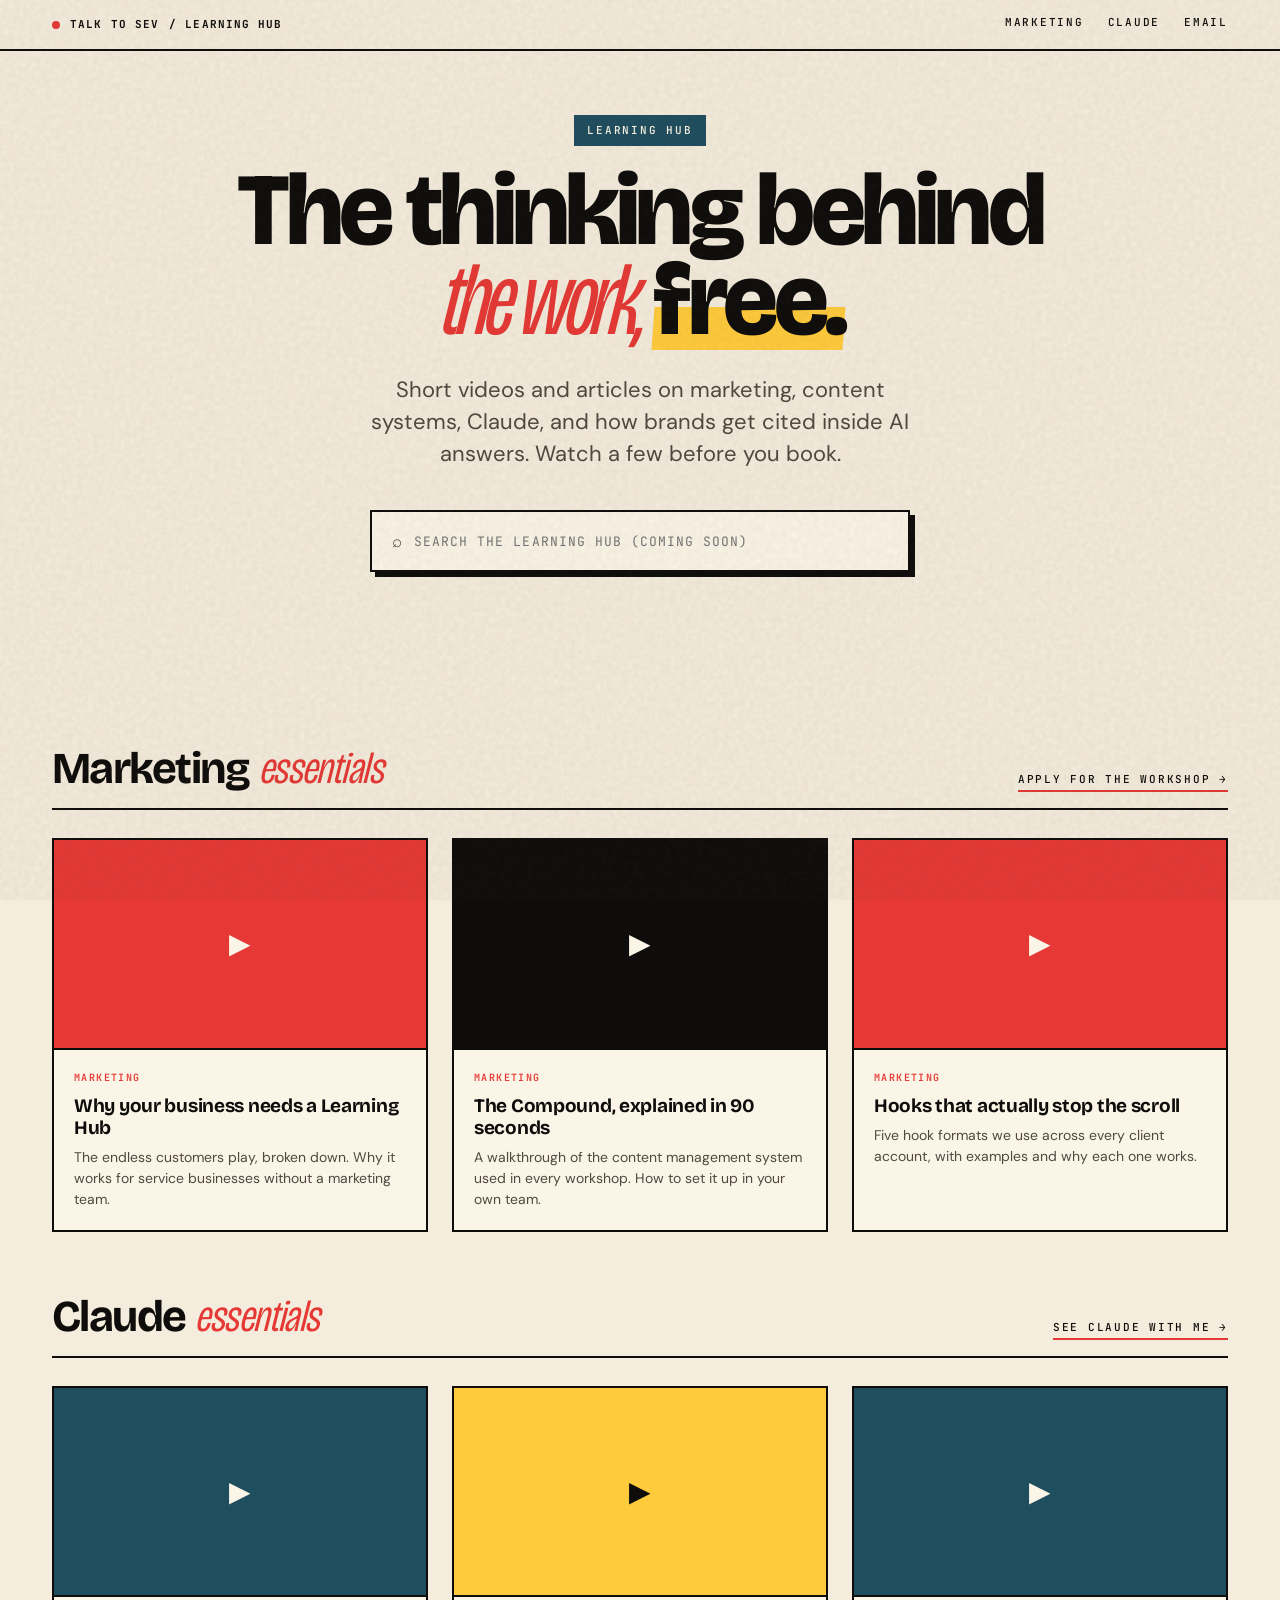
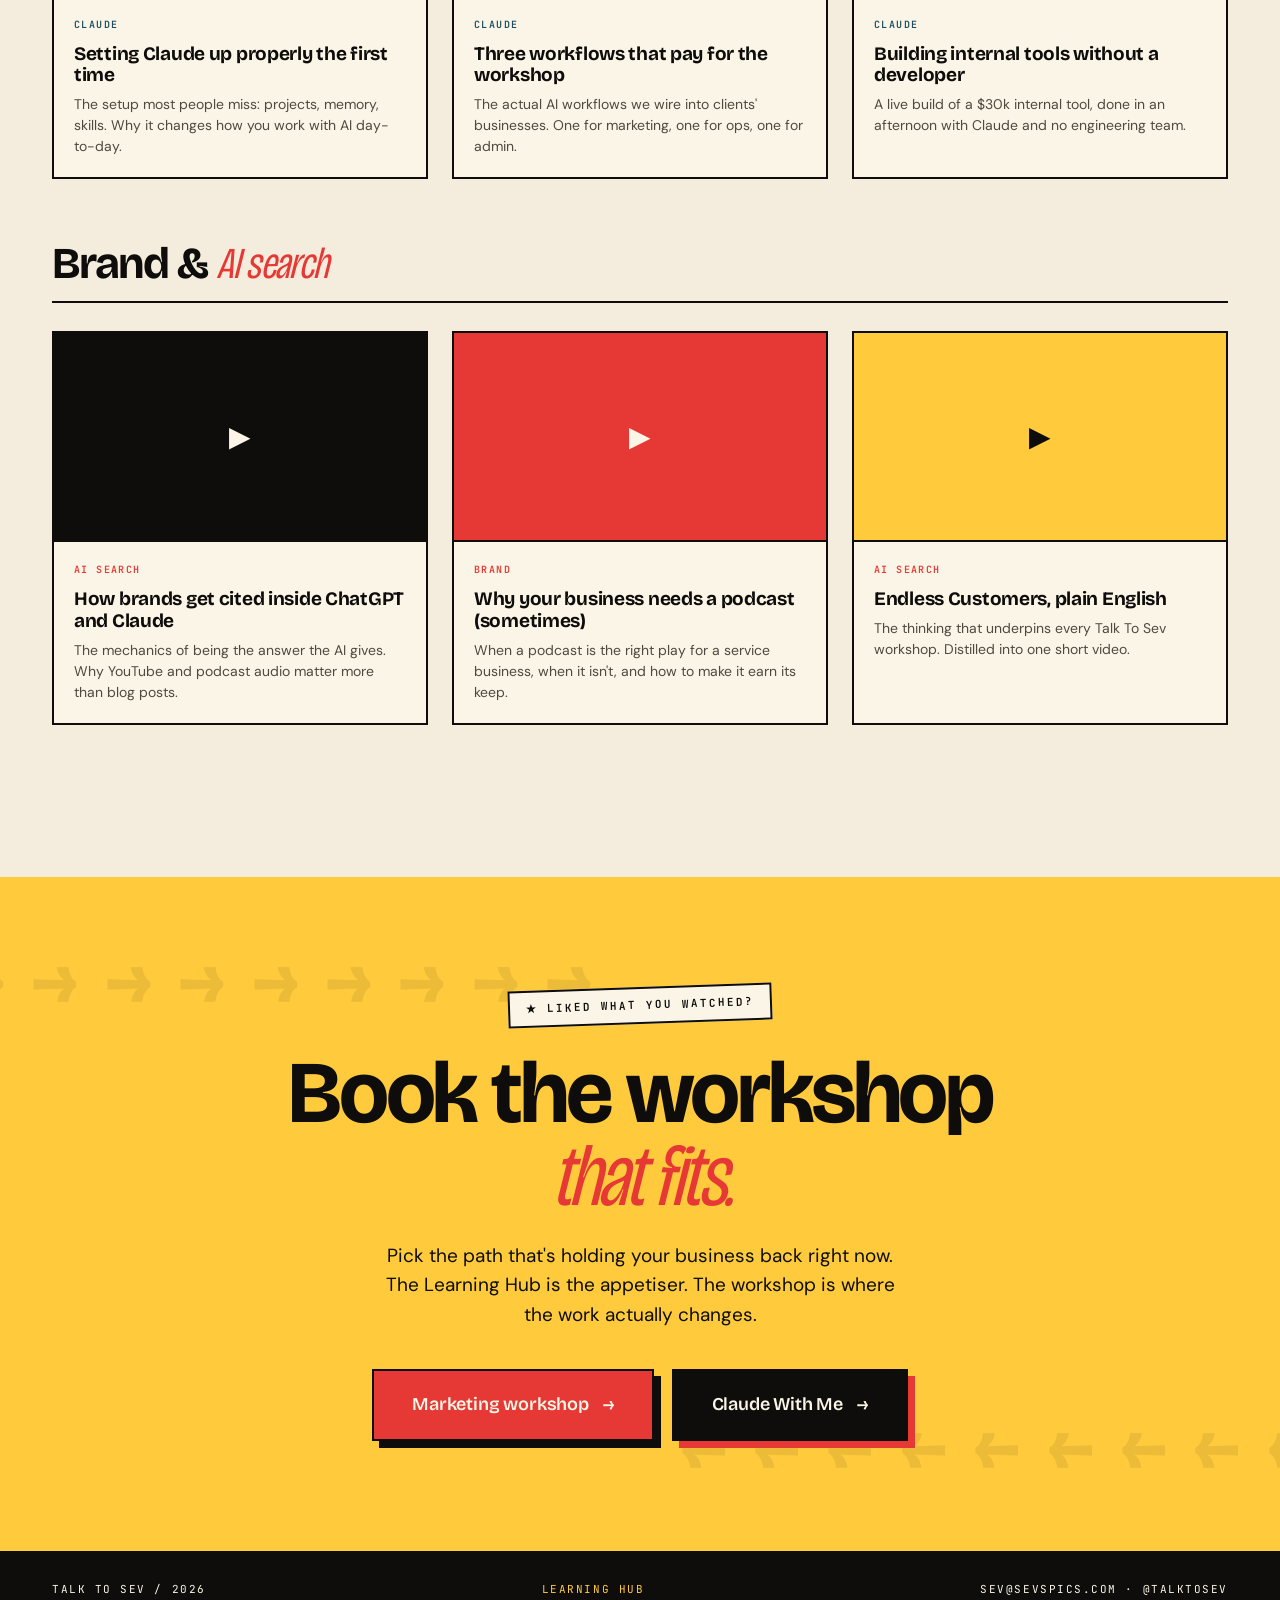
<file: learning.html>
<!DOCTYPE html>
<html lang="en">
<head>
  <meta charset="utf-8">
  <meta name="viewport" content="width=device-width, initial-scale=1">
  <title>Learning Hub / Talk To Sev</title>
  <meta name="description" content="Short videos and articles on marketing, content systems, Claude, and how brands get cited inside AI answers. The thinking behind the work, free.">

  <link rel="icon" type="image/svg+xml" href="/favicon.svg">
  <link rel="icon" type="image/png" sizes="32x32" href="/favicon-32.png">
  <link rel="apple-touch-icon" href="/apple-touch-icon.png">

  <meta property="og:title" content="Learning Hub / Talk To Sev">
  <meta property="og:description" content="The thinking behind the work, free. Marketing, content systems, Claude, and AI search.">
  <meta property="og:image" content="https://talktosev.com/og-image.png">
  <meta property="og:type" content="website">
  <meta property="og:url" content="https://talktosev.com/learning">
  <meta name="twitter:card" content="summary_large_image">
  <meta name="twitter:image" content="https://talktosev.com/og-image.png">

  <link rel="preconnect" href="https://fonts.googleapis.com">
  <link rel="preconnect" href="https://fonts.gstatic.com" crossorigin>
  <link href="https://fonts.googleapis.com/css2?family=Bricolage+Grotesque:opsz,wght@12..96,200..800&family=DM+Sans:ital,opsz,wght@0,9..40,300..800;1,9..40,400&family=Caveat:wght@400;700&family=JetBrains+Mono:wght@400;500;700&display=swap" rel="stylesheet">

  <link rel="stylesheet" href="assets/css/styles.css">
</head>

<body>
  <div class="grain" aria-hidden="true"></div>

  <div class="topbar">
    <div class="topbar-inner">
      <a class="topbar-brand" href="/"><span class="live-dot"></span>Talk To Sev <span class="topbar-sub">/ Learning Hub</span></a>
      <div class="topbar-links">
        <a href="https://enquire.talktosev.com/apply" target="_blank" rel="noopener">Marketing</a>
        <a href="claude.html">Claude</a>
        <a class="nav-link-aux" href="mailto:sev@sevspics.com">Email</a>
      </div>
    </div>
  </div>

  <div class="container">

    <section class="hero center" style="border-bottom: none; padding-bottom: 32px;">
      <div class="eyebrow" style="justify-content: center;"><span class="chip chip-blue">Learning Hub</span></div>
      <h1>The thinking behind <span class="swoop">the work,</span> <span class="underline">free.</span></h1>
      <p class="hero-lede">Short videos and articles on marketing, content systems, Claude, and how brands get cited inside AI answers. Watch a few before you book.</p>
      <div class="lhub-search">
        <span class="lhub-search-icon">⌕</span>
        <input type="text" placeholder="Search the Learning Hub (coming soon)" disabled>
      </div>
    </section>

    <section style="border-bottom: none;">
      <div class="lhub-cat">
        <div class="lhub-cat-h">
          <h2>Marketing <span class="swoop">essentials</span></h2>
          <a href="https://enquire.talktosev.com/apply" target="_blank" rel="noopener" class="mono">Apply for the workshop →</a>
        </div>
        <div class="lhub-grid">
          <a class="lhub-item" href="#">
            <div class="lhub-thumb">▶</div>
            <div class="lhub-meta">
              <p class="lhub-tag">Marketing</p>
              <h3 class="lhub-title">Why your business needs a Learning Hub</h3>
              <p class="lhub-desc">The endless customers play, broken down. Why it works for service businesses without a marketing team.</p>
            </div>
          </a>
          <a class="lhub-item" href="#">
            <div class="lhub-thumb mix">▶</div>
            <div class="lhub-meta">
              <p class="lhub-tag">Marketing</p>
              <h3 class="lhub-title">The Compound, explained in 90 seconds</h3>
              <p class="lhub-desc">A walkthrough of the content management system used in every workshop. How to set it up in your own team.</p>
            </div>
          </a>
          <a class="lhub-item" href="#">
            <div class="lhub-thumb">▶</div>
            <div class="lhub-meta">
              <p class="lhub-tag">Marketing</p>
              <h3 class="lhub-title">Hooks that actually stop the scroll</h3>
              <p class="lhub-desc">Five hook formats we use across every client account, with examples and why each one works.</p>
            </div>
          </a>
        </div>
      </div>

      <div class="lhub-cat">
        <div class="lhub-cat-h">
          <h2>Claude <span class="swoop">essentials</span></h2>
          <a href="claude.html" class="mono">See Claude With Me →</a>
        </div>
        <div class="lhub-grid">
          <a class="lhub-item" href="#">
            <div class="lhub-thumb cool">▶</div>
            <div class="lhub-meta">
              <p class="lhub-tag cool">Claude</p>
              <h3 class="lhub-title">Setting Claude up properly the first time</h3>
              <p class="lhub-desc">The setup most people miss: projects, memory, skills. Why it changes how you work with AI day-to-day.</p>
            </div>
          </a>
          <a class="lhub-item" href="#">
            <div class="lhub-thumb fresh">▶</div>
            <div class="lhub-meta">
              <p class="lhub-tag cool">Claude</p>
              <h3 class="lhub-title">Three workflows that pay for the workshop</h3>
              <p class="lhub-desc">The actual AI workflows we wire into clients' businesses. One for marketing, one for ops, one for admin.</p>
            </div>
          </a>
          <a class="lhub-item" href="#">
            <div class="lhub-thumb cool">▶</div>
            <div class="lhub-meta">
              <p class="lhub-tag cool">Claude</p>
              <h3 class="lhub-title">Building internal tools without a developer</h3>
              <p class="lhub-desc">A live build of a $30k internal tool, done in an afternoon with Claude and no engineering team.</p>
            </div>
          </a>
        </div>
      </div>

      <div class="lhub-cat">
        <div class="lhub-cat-h">
          <h2>Brand &amp; <span class="swoop">AI search</span></h2>
        </div>
        <div class="lhub-grid">
          <a class="lhub-item" href="#">
            <div class="lhub-thumb mix">▶</div>
            <div class="lhub-meta">
              <p class="lhub-tag">AI Search</p>
              <h3 class="lhub-title">How brands get cited inside ChatGPT and Claude</h3>
              <p class="lhub-desc">The mechanics of being the answer the AI gives. Why YouTube and podcast audio matter more than blog posts.</p>
            </div>
          </a>
          <a class="lhub-item" href="#">
            <div class="lhub-thumb">▶</div>
            <div class="lhub-meta">
              <p class="lhub-tag">Brand</p>
              <h3 class="lhub-title">Why your business needs a podcast (sometimes)</h3>
              <p class="lhub-desc">When a podcast is the right play for a service business, when it isn't, and how to make it earn its keep.</p>
            </div>
          </a>
          <a class="lhub-item" href="#">
            <div class="lhub-thumb fresh">▶</div>
            <div class="lhub-meta">
              <p class="lhub-tag">AI Search</p>
              <h3 class="lhub-title">Endless Customers, plain English</h3>
              <p class="lhub-desc">The thinking that underpins every Talk To Sev workshop. Distilled into one short video.</p>
            </div>
          </a>
        </div>
      </div>
    </section>

  </div>

  <section class="cta-section">
    <div class="cta-inner">
      <span class="cta-stamp">★ Liked what you watched?</span>
      <h2>Book the workshop <em>that fits.</em></h2>
      <p>Pick the path that's holding your business back right now. The Learning Hub is the appetiser. The workshop is where the work actually changes.</p>
      <div class="cta-ctas">
        <a class="btn btn-red" href="https://enquire.talktosev.com/apply" target="_blank" rel="noopener">Marketing workshop <span class="arr">→</span></a>
        <a class="btn" href="claude.html">Claude With Me <span class="arr">→</span></a>
      </div>
    </div>
  </section>

  <footer class="footer">
    <div class="footer-inner">
      <span>Talk To Sev / 2026</span>
      <span class="footer-tag">Learning Hub</span>
      <span>
        <a href="mailto:sev@sevspics.com">sev@sevspics.com</a> ·
        <a href="https://instagram.com/talktosev">@talktosev</a>
      </span>
    </div>
  </footer>

</body>
</html>
</file>
<file: assets/css/styles.css>
/* Talk To Sev — neo-brutalist editorial design system */

:root {
  --bg: #f4ecdc;
  --bg-deep: #e8dcc4;
  --paper: #fbf5e7;
  --ink: #0e0d0b;
  --ink-soft: #4f4940;
  --red: #e63935;
  --red-deep: #b82b27;
  --yellow: #ffcb3c;
  --blue: #1f4e5f;
  --line: #0e0d0b;

  --font-display: 'Bricolage Grotesque', sans-serif;
  --font-sans: 'DM Sans', -apple-system, BlinkMacSystemFont, sans-serif;
  --font-mono: 'JetBrains Mono', ui-monospace, Menlo, monospace;
  --font-hand: 'Caveat', cursive;

  --container: 1240px;
}

* { box-sizing: border-box; margin: 0; padding: 0; }
html { scroll-behavior: smooth; overflow-x: hidden; }

body {
  font-family: var(--font-sans);
  background: var(--bg);
  color: var(--ink);
  font-weight: 400;
  line-height: 1.55;
  font-size: 17px;
  -webkit-font-smoothing: antialiased;
  -moz-osx-font-smoothing: grayscale;
}

/* film grain overlay */
.grain {
  content: "";
  position: fixed;
  inset: 0;
  pointer-events: none;
  z-index: 200;
  opacity: 0.5;
  background-image: url("data:image/svg+xml;utf8,<svg viewBox='0 0 200 200' xmlns='http://www.w3.org/2000/svg'><filter id='n'><feTurbulence type='fractalNoise' baseFrequency='0.85' numOctaves='2' stitchTiles='stitch'/><feColorMatrix values='0 0 0 0 0.08 0 0 0 0 0.06 0 0 0 0 0.05 0 0 0 0.15 0'/></filter><rect width='100%25' height='100%25' filter='url(%23n)'/></svg>");
}

::selection { background: var(--red); color: var(--paper); }

/* ---------- typography ---------- */
h1, h2, h3, h4 {
  font-family: var(--font-display);
  letter-spacing: -0.035em;
  line-height: 0.95;
  color: var(--ink);
}
h1 {
  font-weight: 800;
  font-size: clamp(48px, 8vw, 112px);
  line-height: 0.88;
  letter-spacing: -0.045em;
}
h2 { font-weight: 700; font-size: clamp(36px, 6vw, 76px); }
h3 { font-weight: 700; font-size: 24px; letter-spacing: -0.02em; line-height: 1.1; }

/* italic condensed accent ("swoop") */
.swoop {
  font-style: italic;
  font-weight: 300;
  font-variation-settings: "wdth" 75;
  color: var(--red);
  display: inline-block;
}
.italic {
  font-style: italic;
  font-weight: 300;
  font-variation-settings: "wdth" 80;
}
.red { color: var(--red); }

/* yellow highlighter underline */
.underline {
  position: relative;
  display: inline-block;
}
.underline::after {
  content: "";
  position: absolute;
  bottom: -2px;
  left: 0;
  right: 0;
  height: 0.42em;
  background: var(--yellow);
  z-index: -1;
  transform: translateY(2px) skewX(-4deg);
}

p { color: var(--ink); }
a { color: var(--ink); text-decoration: none; }

/* ---------- layout ---------- */
.container {
  max-width: var(--container);
  margin: 0 auto;
  padding-left: 32px;
  padding-right: 32px;
  position: relative;
}

.mono {
  font-family: var(--font-mono);
  font-size: 11px;
  letter-spacing: 0.16em;
  text-transform: uppercase;
  font-weight: 500;
}

/* ---------- topbar / nav ---------- */
.topbar {
  border-bottom: 2px solid var(--ink);
  background: var(--bg);
  position: sticky;
  top: 0;
  z-index: 90;
}
.topbar-inner {
  max-width: var(--container);
  margin: 0 auto;
  padding: 14px 32px;
  display: flex;
  justify-content: space-between;
  align-items: center;
  gap: 16px;
  font-family: var(--font-mono);
  font-size: 11px;
  letter-spacing: 0.16em;
  text-transform: uppercase;
  font-weight: 500;
}
.topbar-brand {
  display: inline-flex;
  align-items: center;
  gap: 10px;
  font-weight: 700;
  color: var(--ink);
  letter-spacing: 0.1em;
}
.live-dot {
  width: 8px;
  height: 8px;
  background: var(--red);
  border-radius: 50%;
  animation: pulse 1.8s ease-in-out infinite;
}
@keyframes pulse {
  0%, 100% { opacity: 1; transform: scale(1); }
  50% { opacity: 0.5; transform: scale(0.7); }
}
.topbar-links {
  display: flex;
  align-items: center;
  gap: 24px;
}
.topbar-links a {
  color: var(--ink);
  transition: color 0.18s ease;
  border-bottom: 2px solid transparent;
  padding-bottom: 2px;
}
.topbar-links a:hover { color: var(--red); border-bottom-color: var(--red); }
.topbar-links .nav-link-aux { display: inline; }

/* ---------- buttons ---------- */
.btn {
  display: inline-flex;
  align-items: center;
  gap: 14px;
  background: var(--ink);
  color: var(--paper);
  padding: 20px 38px;
  font-family: var(--font-display);
  font-weight: 600;
  font-size: 18px;
  letter-spacing: -0.01em;
  text-decoration: none;
  border: 2px solid var(--ink);
  box-shadow: 7px 7px 0 var(--red);
  transition: transform 0.18s ease, box-shadow 0.18s ease, background 0.18s ease, color 0.18s ease;
  cursor: pointer;
}
.btn:hover {
  transform: translate(-2px, -2px);
  box-shadow: 11px 11px 0 var(--red);
  color: var(--paper);
}
.btn .arr { transition: transform 0.18s ease; }
.btn:hover .arr { transform: translateX(6px); }

.btn-yellow {
  background: var(--yellow);
  color: var(--ink);
  box-shadow: 7px 7px 0 var(--ink);
}
.btn-yellow:hover { color: var(--ink); box-shadow: 11px 11px 0 var(--ink); }

.btn-red {
  background: var(--red);
  color: var(--paper);
  box-shadow: 7px 7px 0 var(--ink);
}
.btn-red:hover { color: var(--paper); box-shadow: 11px 11px 0 var(--ink); }

.btn-ghost {
  background: var(--paper);
  color: var(--ink);
  box-shadow: 7px 7px 0 var(--ink);
}
.btn-ghost:hover { color: var(--ink); box-shadow: 11px 11px 0 var(--ink); }

/* ---------- chips / tags ---------- */
.chip {
  display: inline-flex;
  align-items: center;
  gap: 8px;
  background: var(--ink);
  color: var(--paper);
  padding: 7px 13px;
  font-family: var(--font-mono);
  font-size: 11px;
  letter-spacing: 0.16em;
  text-transform: uppercase;
  font-weight: 500;
}
.chip .star { color: var(--yellow); font-size: 13px; }
.chip-yellow { background: var(--yellow); color: var(--ink); }
.chip-red { background: var(--red); color: var(--paper); }
.chip-blue { background: var(--blue); color: var(--paper); }

.eyebrow {
  display: flex;
  align-items: center;
  gap: 14px;
  font-family: var(--font-mono);
  font-size: 11px;
  letter-spacing: 0.18em;
  text-transform: uppercase;
  font-weight: 600;
  margin-bottom: 20px;
}

.hand {
  font-family: var(--font-hand);
  font-size: 22px;
  color: var(--red);
  transform: rotate(-3deg);
  display: inline-block;
}

/* ---------- sections ---------- */
section {
  padding: 88px 0;
  border-bottom: 2px solid var(--ink);
  position: relative;
}

.section-head {
  margin-bottom: 56px;
  padding-bottom: 28px;
  border-bottom: 1px solid var(--ink);
}
.section-head h2 { margin-top: 8px; }
.section-lede {
  font-size: 18px;
  color: var(--ink-soft);
  line-height: 1.55;
  max-width: 540px;
  margin-top: 18px;
}

/* ---------- hero ---------- */
.hero { padding: 64px 0 72px; }
.hero h1 { margin-bottom: 28px; max-width: 16ch; }
.hero-lede {
  font-size: clamp(18px, 2vw, 22px);
  line-height: 1.45;
  color: var(--ink-soft);
  max-width: 540px;
  margin: 0 auto 40px;
}
.hero.center { text-align: center; }
.hero.center h1, .hero.center .hero-lede { margin-left: auto; margin-right: auto; }

/* down arrow cue */
.hero-arrow {
  display: inline-flex;
  align-items: center;
  justify-content: center;
  width: 52px;
  height: 52px;
  border: 2px solid var(--ink);
  background: var(--yellow);
  color: var(--ink);
  margin: 0 auto;
  box-shadow: 4px 4px 0 var(--ink);
  animation: arrowBob 2.2s ease-in-out infinite;
}
.hero-arrow svg { width: 24px; height: 24px; stroke: var(--ink); stroke-width: 2.4; fill: none; }
@keyframes arrowBob {
  0%, 100% { transform: translateY(0); }
  50% { transform: translateY(6px); }
}

/* ---------- quiz ---------- */
.quiz {
  border: 2px solid var(--ink);
  background: var(--paper);
  box-shadow: 12px 12px 0 var(--ink);
  padding: 40px;
  position: relative;
  max-width: 880px;
  margin: 0 auto;
  text-align: left;
}
.quiz-glow { display: none; }

.quiz-progress {
  display: flex;
  gap: 8px;
  margin-bottom: 28px;
}
.quiz-dot {
  height: 8px;
  width: 40px;
  background: var(--bg-deep);
  border: 1px solid var(--ink);
  transition: background 0.25s ease, width 0.25s ease;
}
.quiz-dot.is-active { background: var(--red); width: 60px; }
.quiz-dot.is-done { background: var(--ink); }

.quiz-step { display: none; }
.quiz-step.is-active { display: block; animation: quizIn 0.4s ease both; }
@keyframes quizIn {
  from { opacity: 0; transform: translateY(10px); }
  to { opacity: 1; transform: translateY(0); }
}

.quiz-meta {
  font-family: var(--font-mono);
  font-size: 11px;
  letter-spacing: 0.18em;
  text-transform: uppercase;
  color: var(--red);
  font-weight: 600;
  margin-bottom: 14px;
}
.quiz-q {
  font-family: var(--font-display);
  font-weight: 700;
  font-size: clamp(28px, 4vw, 46px);
  line-height: 1.0;
  letter-spacing: -0.03em;
  margin-bottom: 32px;
  max-width: 22ch;
}
.quiz-q .serif { color: var(--red); font-style: italic; font-weight: 300; font-variation-settings: "wdth" 78; }

.quiz-options { display: flex; flex-direction: column; gap: 0; border-top: 2px solid var(--ink); }
.quiz-option {
  display: grid;
  grid-template-columns: auto 1fr auto;
  gap: 18px;
  align-items: center;
  padding: 22px 8px;
  background: transparent;
  border: none;
  border-bottom: 1px solid var(--ink);
  cursor: pointer;
  font-family: var(--font-sans);
  text-align: left;
  color: var(--ink);
  font-size: 16px;
  line-height: 1.45;
  width: 100%;
  transition: background 0.18s ease, padding-left 0.18s ease;
}
.quiz-option:hover { background: rgba(230, 57, 53, 0.06); padding-left: 18px; }
.quiz-option:focus-visible { outline: 2px solid var(--red); outline-offset: -2px; }
.quiz-option-tag {
  font-family: var(--font-mono);
  font-size: 13px;
  font-weight: 700;
  color: var(--paper);
  background: var(--ink);
  width: 30px;
  height: 30px;
  display: grid;
  place-items: center;
  transition: background 0.18s ease;
}
.quiz-option:hover .quiz-option-tag { background: var(--red); }
.quiz-option-text strong { font-weight: 700; }
.quiz-option-arrow {
  font-family: var(--font-mono);
  font-size: 18px;
  color: var(--ink);
  transition: transform 0.18s ease, color 0.18s ease;
}
.quiz-option:hover .quiz-option-arrow { color: var(--red); transform: translateX(5px); }
.quiz-option.is-selected { background: var(--ink); color: var(--paper); padding-left: 18px; }
.quiz-option.is-selected .quiz-option-tag { background: var(--yellow); color: var(--ink); }
.quiz-option.is-selected .quiz-option-arrow { color: var(--yellow); }

/* quiz result */
.quiz-result-h { font-family: var(--font-display); font-weight: 700; }
.quiz-result-h .serif { color: var(--ink-soft); font-style: italic; font-weight: 300; font-variation-settings: "wdth" 80; }
.quiz-result-name { color: var(--red); font-style: italic; font-weight: 300; font-variation-settings: "wdth" 78; }
.quiz-result-name.cool { color: var(--blue); }
.quiz-result-reason {
  font-size: 17px;
  line-height: 1.55;
  color: var(--ink-soft);
  margin: 0 0 28px;
  max-width: 56ch;
}
.quiz-result-card {
  display: inline-flex;
  align-items: stretch;
  border: 2px solid var(--ink);
  margin-bottom: 28px;
}
.quiz-result-price {
  padding: 12px 18px;
  font-family: var(--font-mono);
  font-weight: 700;
  font-size: 15px;
  background: var(--yellow);
  color: var(--ink);
  display: flex;
  align-items: center;
}
.quiz-result-card.cool .quiz-result-price { background: var(--blue); color: var(--paper); }
.quiz-result-format {
  padding: 12px 18px;
  font-family: var(--font-mono);
  font-size: 11px;
  letter-spacing: 0.12em;
  text-transform: uppercase;
  color: var(--ink);
  display: flex;
  align-items: center;
  border-left: 2px solid var(--ink);
}
.quiz-result-ctas { display: flex; gap: 20px; flex-wrap: wrap; align-items: center; margin-bottom: 24px; }
.quiz-restart-link {
  font-family: var(--font-mono);
  font-size: 12px;
  letter-spacing: 0.1em;
  text-transform: uppercase;
  font-weight: 600;
  color: var(--ink);
  border-bottom: 2px solid var(--ink);
  padding-bottom: 2px;
  transition: color 0.18s ease, border-color 0.18s ease;
}
.quiz-restart-link:hover { color: var(--red); border-color: var(--red); }
.quiz-restart {
  background: none;
  border: none;
  cursor: pointer;
  font-family: var(--font-mono);
  font-size: 11px;
  letter-spacing: 0.16em;
  text-transform: uppercase;
  color: var(--ink-soft);
  font-weight: 600;
  transition: color 0.18s ease;
}
.quiz-restart:hover { color: var(--red); }

/* ---------- stats strip (ink) ---------- */
.stats {
  background: var(--ink);
  color: var(--paper);
}
.stats-grid {
  display: grid;
  grid-template-columns: repeat(4, 1fr);
  gap: 32px;
}
.stat { border-left: 1px solid rgba(251, 245, 231, 0.2); padding-left: 20px; }
.stat:first-child { border-left: 4px solid var(--red); }
.stat-num {
  font-family: var(--font-display);
  font-weight: 700;
  font-size: clamp(38px, 5vw, 60px);
  line-height: 0.95;
  letter-spacing: -0.03em;
  color: var(--paper);
  margin-bottom: 8px;
}
.stat-num .small { font-size: 0.5em; color: var(--yellow); vertical-align: super; }
.stat-label {
  font-family: var(--font-mono);
  font-size: 11px;
  letter-spacing: 0.14em;
  text-transform: uppercase;
  color: rgba(251, 245, 231, 0.65);
  line-height: 1.5;
}

/* ---------- who / editorial split ---------- */
.who-grid {
  display: grid;
  grid-template-columns: 5fr 7fr;
  gap: 48px;
  align-items: start;
}
.who-photo {
  border: 2px solid var(--ink);
  box-shadow: 10px 10px 0 var(--red);
  width: 100%;
  aspect-ratio: 4 / 5;
  object-fit: cover;
  display: block;
  background: var(--bg-deep);
}
.who-text h2 { margin-bottom: 24px; }
.who-text p { color: var(--ink-soft); font-size: 17px; margin-bottom: 18px; max-width: 56ch; }
.who-text p strong { color: var(--ink); font-weight: 700; }

/* ---------- receipts (bordered cards) ---------- */
.receipts-grid {
  display: grid;
  grid-template-columns: repeat(3, 1fr);
  border: 2px solid var(--ink);
  border-bottom: none;
}
.receipt {
  padding: 32px;
  border-bottom: 2px solid var(--ink);
  border-right: 1px solid var(--ink);
  background: var(--paper);
  transition: background 0.2s ease;
}
.receipt:last-child { border-right: none; }
.receipt:hover { background: rgba(255, 203, 60, 0.12); }
.receipt-num {
  font-family: var(--font-display);
  font-weight: 700;
  font-size: 56px;
  line-height: 0.9;
  letter-spacing: -0.04em;
  color: var(--red);
  margin-bottom: 14px;
}
.receipt-num em { font-style: normal; }
.receipt-label {
  font-family: var(--font-mono);
  font-size: 11px;
  letter-spacing: 0.14em;
  text-transform: uppercase;
  color: var(--ink);
  font-weight: 600;
  margin-bottom: 14px;
  display: flex;
  align-items: center;
  gap: 8px;
}
.receipt-label::before { content: ""; width: 18px; height: 2px; background: var(--red); }
.receipt-body { color: var(--ink-soft); font-size: 14.5px; line-height: 1.55; }

/* ---------- logos marquee ---------- */
.logos { background: var(--paper); }
.logos-head { text-align: center; margin-bottom: 36px; }
.logos-head .mono { color: var(--ink-soft); }
.marquee {
  overflow: hidden;
  position: relative;
  -webkit-mask-image: linear-gradient(90deg, transparent 0, #000 8%, #000 92%, transparent 100%);
          mask-image: linear-gradient(90deg, transparent 0, #000 8%, #000 92%, transparent 100%);
}
.marquee-track {
  display: flex;
  gap: 72px;
  align-items: center;
  width: max-content;
  animation: marquee 60s linear infinite;
}
.marquee:hover .marquee-track { animation-play-state: paused; }
.marquee-item { flex: 0 0 auto; height: 110px; display: flex; align-items: center; }
.marquee-item img {
  height: 100%;
  width: auto;
  max-width: none;
  object-fit: contain;
  filter: grayscale(1) contrast(1.1) opacity(0.7);
  transition: filter 0.25s ease;
  mix-blend-mode: multiply;
}
.marquee-item:hover img { filter: grayscale(0) opacity(1); }
@keyframes marquee {
  from { transform: translateX(0); }
  to { transform: translateX(-50%); }
}

/* ---------- learning hub teaser ---------- */
.lhub-card {
  display: grid;
  grid-template-columns: 5fr 7fr;
  gap: 40px;
  align-items: center;
  border: 2px solid var(--ink);
  background: var(--paper);
  box-shadow: 10px 10px 0 var(--blue);
  padding: 40px;
}
.lhub-card .lhub-visual {
  border: 2px solid var(--ink);
  aspect-ratio: 1;
  background:
    repeating-linear-gradient(45deg, var(--bg-deep) 0 14px, var(--paper) 14px 28px);
  display: grid;
  place-items: center;
}
.lhub-card .lhub-visual .play {
  width: 72px; height: 72px;
  background: var(--red);
  border: 2px solid var(--ink);
  display: grid; place-items: center;
  color: var(--paper);
  font-size: 26px;
}
.lhub-card h2 { margin: 8px 0 16px; }
.lhub-card p { color: var(--ink-soft); margin-bottom: 24px; max-width: 48ch; }

/* ---------- learning hub page ---------- */
.lhub-search {
  display: flex;
  align-items: center;
  gap: 12px;
  border: 2px solid var(--ink);
  background: var(--paper);
  padding: 16px 20px;
  max-width: 540px;
  margin: 0 auto 56px;
  box-shadow: 5px 5px 0 var(--ink);
}
.lhub-search-icon { font-family: var(--font-mono); color: var(--ink-soft); }
.lhub-search input {
  flex: 1;
  border: none;
  background: transparent;
  font-family: var(--font-mono);
  font-size: 13px;
  letter-spacing: 0.08em;
  text-transform: uppercase;
  color: var(--ink);
  outline: none;
}
.lhub-cat { margin-bottom: 64px; }
.lhub-cat-h {
  display: flex;
  align-items: baseline;
  justify-content: space-between;
  gap: 16px;
  margin-bottom: 28px;
  padding-bottom: 16px;
  border-bottom: 2px solid var(--ink);
}
.lhub-cat-h h2 { font-size: clamp(28px, 4vw, 44px); }
.lhub-cat-h .mono { color: var(--ink); border-bottom: 2px solid var(--red); padding-bottom: 2px; }
.lhub-grid { display: grid; grid-template-columns: repeat(3, 1fr); gap: 24px; }
.lhub-item {
  border: 2px solid var(--ink);
  background: var(--paper);
  text-decoration: none;
  color: var(--ink);
  display: flex;
  flex-direction: column;
  transition: transform 0.2s ease, box-shadow 0.2s ease;
}
.lhub-item:hover { transform: translate(-3px, -3px); box-shadow: 8px 8px 0 var(--ink); }
.lhub-thumb {
  aspect-ratio: 16 / 9;
  border-bottom: 2px solid var(--ink);
  display: grid;
  place-items: center;
  font-size: 28px;
  color: var(--paper);
  background: var(--red);
}
.lhub-thumb.cool { background: var(--blue); }
.lhub-thumb.mix { background: var(--ink); }
.lhub-thumb.fresh { background: var(--yellow); color: var(--ink); }
.lhub-meta { padding: 20px; }
.lhub-tag {
  font-family: var(--font-mono);
  font-size: 10px;
  letter-spacing: 0.14em;
  text-transform: uppercase;
  color: var(--red);
  font-weight: 600;
  margin-bottom: 10px;
}
.lhub-tag.cool { color: var(--blue); }
.lhub-title { font-family: var(--font-display); font-weight: 700; font-size: 19px; line-height: 1.15; letter-spacing: -0.015em; margin-bottom: 8px; }
.lhub-desc { font-size: 14px; color: var(--ink-soft); line-height: 1.5; }

/* ---------- who-fit columns ---------- */
.fit { display: grid; grid-template-columns: 1fr 1fr; border: 2px solid var(--ink); }
.fit-col { padding: 36px; }
.fit-col.fit-yes { border-right: 2px solid var(--ink); background: var(--paper); }
.fit-col.fit-no { background: var(--bg-deep); }
.fit-col h3 { font-size: 20px; margin-bottom: 20px; display: flex; align-items: center; gap: 10px; }
.fit-yes h3::before { content: "✓"; color: var(--red); font-family: var(--font-mono); }
.fit-no h3::before { content: "✕"; color: var(--ink-soft); font-family: var(--font-mono); }
.fit-col ul { list-style: none; }
.fit-col li {
  padding: 14px 0;
  border-top: 1px solid var(--ink);
  color: var(--ink-soft);
  font-size: 15px;
  line-height: 1.5;
}
.fit-col li:first-child { border-top: none; }

/* ---------- FAQ ---------- */
.faq { max-width: 820px; margin: 0 auto; border-top: 2px solid var(--ink); }
.faq-item { border-bottom: 2px solid var(--ink); }
.faq-item summary {
  list-style: none;
  cursor: pointer;
  padding: 24px 4px;
  display: flex;
  justify-content: space-between;
  align-items: center;
  gap: 16px;
  font-family: var(--font-display);
  font-weight: 700;
  font-size: 20px;
  letter-spacing: -0.015em;
  transition: color 0.18s ease;
}
.faq-item summary::-webkit-details-marker { display: none; }
.faq-item summary::after {
  content: "+";
  font-family: var(--font-mono);
  color: var(--red);
  font-size: 24px;
  flex-shrink: 0;
}
.faq-item[open] summary::after { content: "–"; }
.faq-item summary:hover { color: var(--red); }
.faq-item-body { padding: 0 4px 24px; color: var(--ink-soft); max-width: 64ch; font-size: 15.5px; line-height: 1.6; }

/* ---------- final CTA (yellow) ---------- */
.cta-section {
  background: var(--yellow);
  padding: 110px 0;
  position: relative;
  overflow: hidden;
  text-align: center;
}
.cta-section::before {
  content: "→ → → → → → → → →";
  position: absolute;
  top: 48px;
  left: -40px;
  font-family: var(--font-display);
  font-weight: 800;
  font-size: 72px;
  color: rgba(14, 13, 11, 0.08);
  white-space: nowrap;
  letter-spacing: 0.1em;
}
.cta-section::after {
  content: "← ← ← ← ← ← ← ← ←";
  position: absolute;
  bottom: 48px;
  right: -40px;
  font-family: var(--font-display);
  font-weight: 800;
  font-size: 72px;
  color: rgba(14, 13, 11, 0.08);
  white-space: nowrap;
  letter-spacing: 0.1em;
}
.cta-inner { max-width: 760px; margin: 0 auto; position: relative; z-index: 2; }
.cta-stamp {
  display: inline-block;
  border: 2px solid var(--ink);
  background: var(--paper);
  padding: 8px 16px;
  font-family: var(--font-mono);
  font-size: 11px;
  letter-spacing: 0.18em;
  text-transform: uppercase;
  font-weight: 600;
  margin-bottom: 28px;
  transform: rotate(-2deg);
}
.cta-section h2 { font-size: clamp(44px, 7vw, 88px); margin-bottom: 22px; }
.cta-section h2 em, .cta-section h2 .red { color: var(--red); font-style: italic; font-weight: 300; font-variation-settings: "wdth" 80; }
.cta-section p { font-size: 19px; color: var(--ink); margin: 0 auto 40px; max-width: 540px; }
.cta-ctas { display: flex; gap: 18px; justify-content: center; flex-wrap: wrap; }
.cta-footnote { margin-top: 32px; font-family: var(--font-hand); font-size: 22px; color: var(--ink); transform: rotate(-1deg); display: inline-block; }

/* ============================================
   Claude With Me page
   ============================================ */
.cw-hero { padding: 56px 0 72px; }
.cw-hero-grid { display: grid; grid-template-columns: 1.15fr 1fr; gap: 56px; align-items: start; }
.cw-hero h1 { margin-bottom: 28px; }
.cw-hero h1 .swoop { color: var(--blue); }
.cw-hero h1 .underline::after { background: var(--blue); opacity: 0.25; }
.cw-hero-lede { font-size: clamp(17px, 1.8vw, 20px); line-height: 1.5; color: var(--ink-soft); max-width: 52ch; margin-bottom: 32px; }

/* buy card */
.cw-buy { border: 2px solid var(--ink); background: var(--paper); box-shadow: 10px 10px 0 var(--blue); margin-bottom: 28px; }
.cw-buy-row { display: flex; align-items: stretch; }
.cw-buy-price { display: flex; flex-direction: column; justify-content: center; gap: 4px; padding: 22px 26px; flex: 1; }
.cw-buy-amount { font-family: var(--font-display); font-weight: 800; font-size: 46px; line-height: 0.9; letter-spacing: -0.04em; color: var(--ink); }
.cw-buy-period { font-family: var(--font-mono); font-size: 11px; letter-spacing: 0.14em; text-transform: uppercase; color: var(--ink-soft); font-weight: 600; }
.cw-buy-cta {
  border: none;
  border-left: 2px solid var(--ink);
  background: var(--blue);
  color: var(--paper);
  font-family: var(--font-display);
  font-weight: 700;
  font-size: 18px;
  padding: 0 32px;
  display: flex;
  align-items: center;
  gap: 12px;
  box-shadow: none;
  transition: background 0.18s ease, gap 0.18s ease;
}
.cw-buy-cta:hover { background: var(--ink); color: var(--paper); transform: none; box-shadow: none; gap: 18px; }
.cw-buy-trust { border-top: 2px solid var(--ink); padding: 14px 26px; font-family: var(--font-mono); font-size: 11px; letter-spacing: 0.08em; color: var(--ink-soft); display: flex; align-items: center; gap: 8px; }

.cw-trust-mini { list-style: none; display: flex; gap: 28px; flex-wrap: wrap; }
.cw-trust-mini li { font-family: var(--font-mono); font-size: 12px; letter-spacing: 0.06em; color: var(--ink-soft); text-transform: uppercase; }
.cw-trust-mini strong { font-family: var(--font-display); font-weight: 700; font-size: 17px; color: var(--ink); letter-spacing: -0.01em; }

.cw-photo {
  width: 100%;
  border: 2px solid var(--ink);
  box-shadow: 12px 12px 0 var(--red);
  aspect-ratio: 4 / 5;
  object-fit: cover;
  display: block;
  background: var(--bg-deep);
}
.cw-photo-cap { margin-top: 16px; font-family: var(--font-hand); font-size: 20px; color: var(--ink); transform: rotate(-1.5deg); text-align: center; }

/* card grids reused for walkaway + builds */
.cw-cards { display: grid; grid-template-columns: repeat(3, 1fr); border: 2px solid var(--ink); border-bottom: none; }
.cw-card { padding: 32px 28px; border-bottom: 2px solid var(--ink); border-right: 1px solid var(--ink); background: var(--paper); transition: background 0.2s ease; }
.cw-card:last-child { border-right: none; }
.cw-card:hover { background: rgba(31, 78, 95, 0.06); }
.cw-card .num { font-family: var(--font-display); font-weight: 700; font-size: 36px; color: var(--blue); line-height: 1; letter-spacing: -0.03em; margin-bottom: 16px; }
.cw-card h3 { font-size: 22px; margin-bottom: 10px; }
.cw-card p { color: var(--ink-soft); font-size: 15px; line-height: 1.55; }

.cw-builds { display: grid; grid-template-columns: repeat(2, 1fr); border: 2px solid var(--ink); border-bottom: none; }
.cw-build { display: grid; grid-template-columns: auto 1fr; gap: 16px; align-items: start; padding: 22px 26px; border-bottom: 2px solid var(--ink); border-right: 1px solid var(--ink); transition: background 0.2s ease; }
.cw-build:nth-child(even) { border-right: none; }
.cw-build:hover { background: rgba(31, 78, 95, 0.05); }
.cw-build .tag { font-family: var(--font-mono); font-size: 10px; letter-spacing: 0.12em; text-transform: uppercase; font-weight: 700; color: var(--paper); background: var(--blue); padding: 4px 8px; white-space: nowrap; height: fit-content; }
.cw-build .txt { font-size: 14.5px; line-height: 1.5; color: var(--ink); }

/* guarantee banner */
.cw-guarantee { display: grid; grid-template-columns: auto 1fr; gap: 24px; align-items: center; border: 2px solid var(--ink); background: var(--paper); box-shadow: 8px 8px 0 var(--ink); padding: 32px 36px; }
.cw-guarantee-badge { width: 64px; height: 64px; background: var(--red); border: 2px solid var(--ink); display: grid; place-items: center; color: var(--paper); font-size: 30px; font-weight: 700; flex-shrink: 0; }
.cw-guarantee h3 { font-size: 26px; margin-bottom: 10px; }
.cw-guarantee p { color: var(--ink-soft); font-size: 15.5px; line-height: 1.55; }

@media (max-width: 900px) {
  .cw-hero-grid { grid-template-columns: 1fr; gap: 32px; }
  .cw-hero-photo { order: -1; }
  .cw-photo { max-width: 360px; margin: 0 auto; }
  .cw-cards { grid-template-columns: 1fr; }
  .cw-card { border-right: none; }
  .cw-builds { grid-template-columns: 1fr; }
  .cw-build { border-right: none; }
  .cw-guarantee { grid-template-columns: 1fr; }
}
@media (max-width: 600px) {
  .cw-buy-row { flex-direction: column; }
  .cw-buy-cta { border-left: none; border-top: 2px solid var(--ink); padding: 18px; justify-content: center; }
}

/* ---------- footer ---------- */
.footer {
  background: var(--ink);
  color: var(--paper);
  padding: 28px 0;
  font-family: var(--font-mono);
  font-size: 11px;
  letter-spacing: 0.14em;
  text-transform: uppercase;
}
.footer-inner {
  max-width: var(--container);
  margin: 0 auto;
  padding: 0 32px;
  display: flex;
  justify-content: space-between;
  align-items: center;
  gap: 16px;
  flex-wrap: wrap;
}
.footer a { color: var(--paper); }
.footer a:hover { color: var(--yellow); }
.footer .footer-tag { color: var(--yellow); }

/* ---------- responsive ---------- */
@media (max-width: 900px) {
  .container { padding-left: 22px; padding-right: 22px; }
  section { padding: 64px 0; }
  .who-grid, .lhub-card { grid-template-columns: 1fr; gap: 28px; }
  .receipts-grid { grid-template-columns: 1fr; }
  .receipt { border-right: none; }
  .stats-grid { grid-template-columns: repeat(2, 1fr); gap: 24px; }
  .lhub-grid { grid-template-columns: 1fr; }
  .fit { grid-template-columns: 1fr; }
  .fit-col.fit-yes { border-right: none; border-bottom: 2px solid var(--ink); }
  .quiz { padding: 28px; box-shadow: 8px 8px 0 var(--ink); }
  .topbar-links { gap: 16px; }
  .topbar-links .nav-link-aux { display: none; }
}

@media (max-width: 600px) {
  .stats-grid { grid-template-columns: 1fr; }
  .stat { border-left: none; border-top: 1px solid rgba(251, 245, 231, 0.2); padding-left: 0; padding-top: 16px; }
  .stat:first-child { border-top: 4px solid var(--red); border-left: none; padding-left: 0; }
  .quiz-q { font-size: 26px; }
  .topbar-brand span.topbar-sub { display: none; }
  .cta-ctas .btn { width: 100%; justify-content: center; }
}

@media (prefers-reduced-motion: reduce) {
  html { scroll-behavior: auto; }
  *, *::before, *::after { animation: none !important; transition: none !important; }
}
</file>
